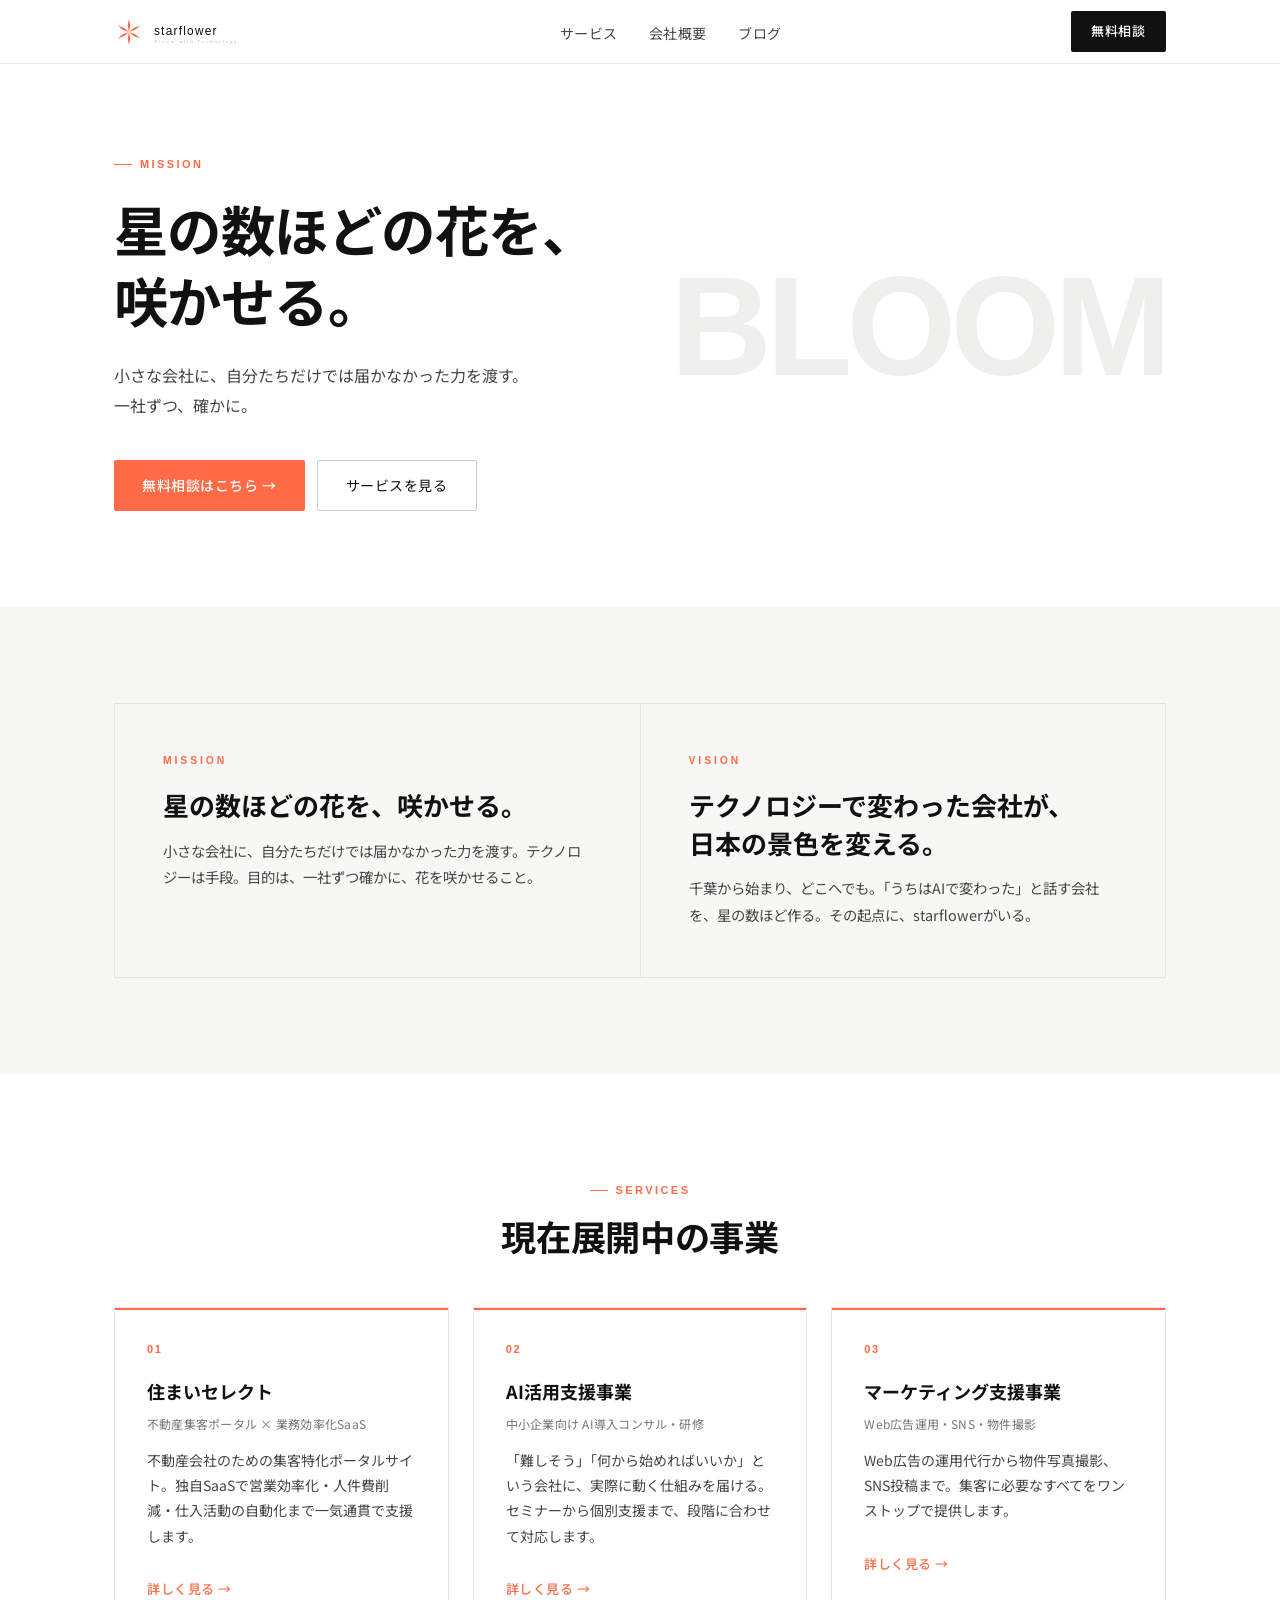
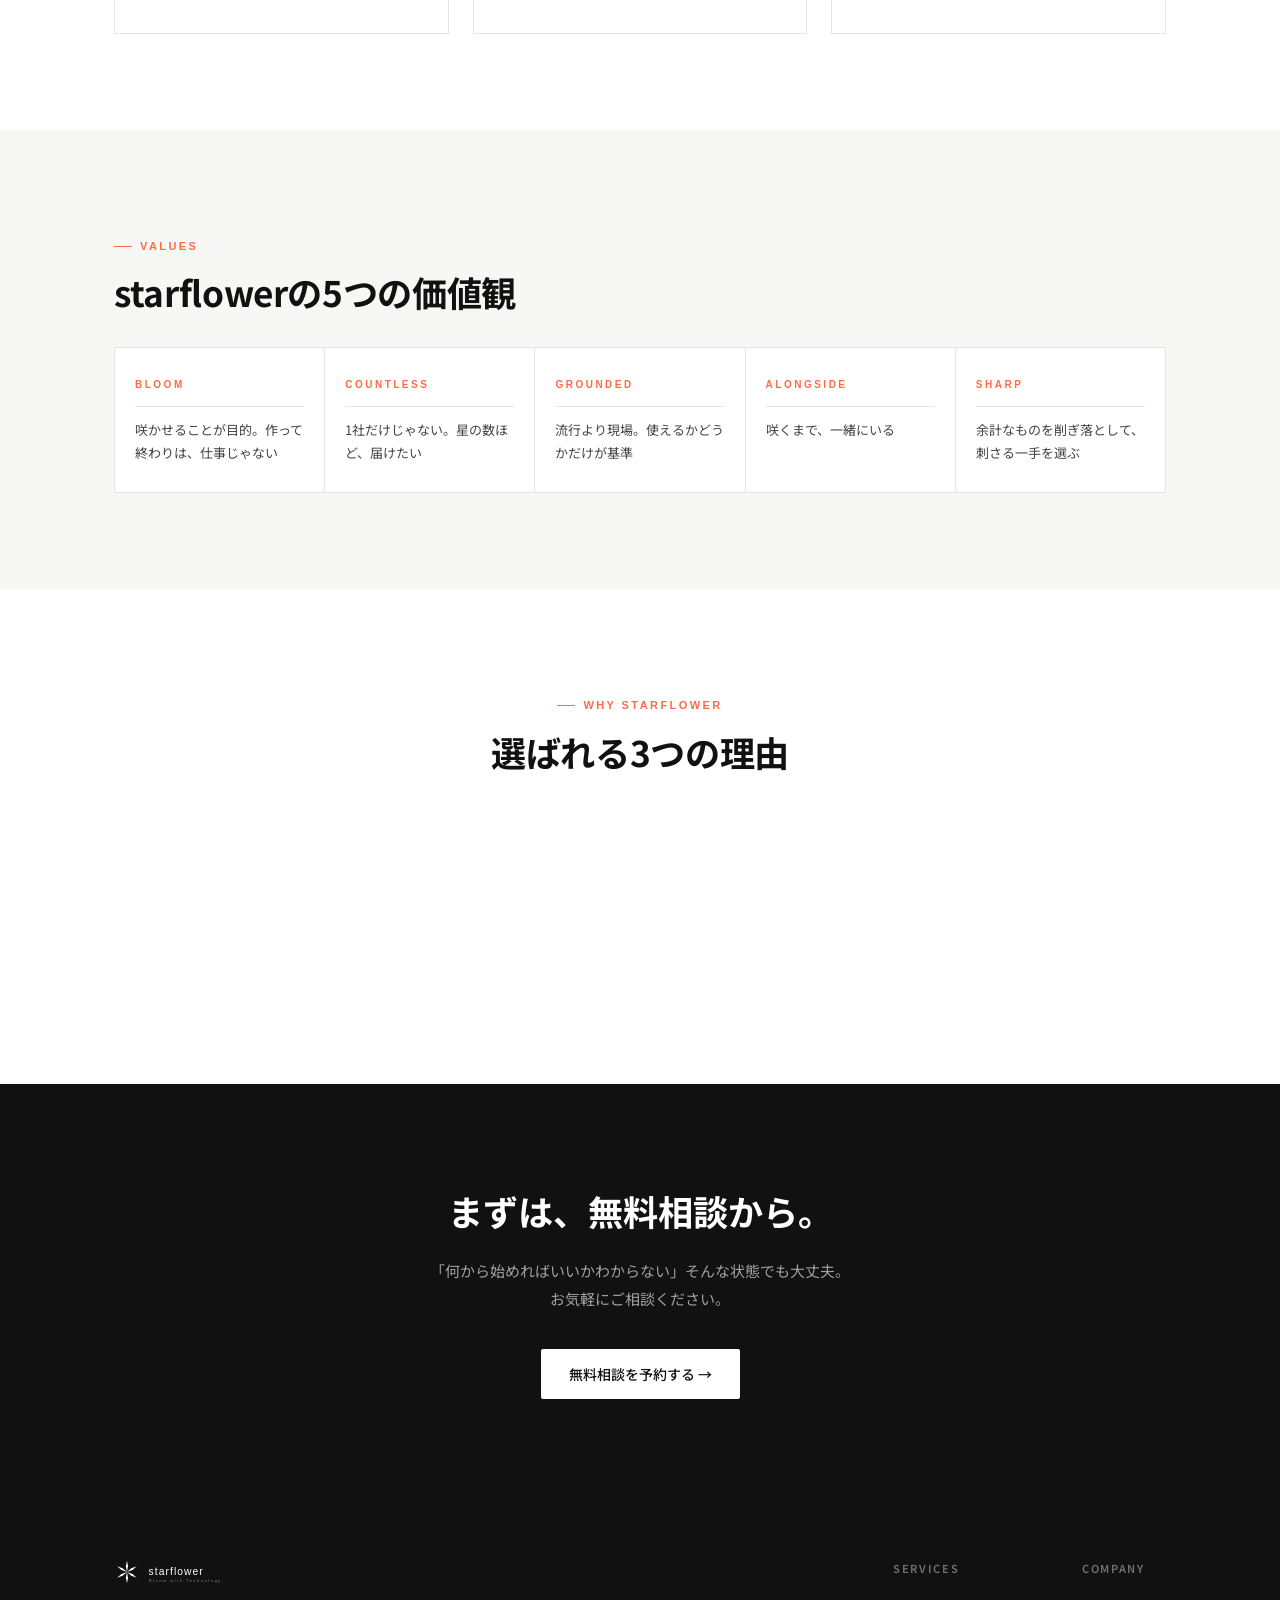
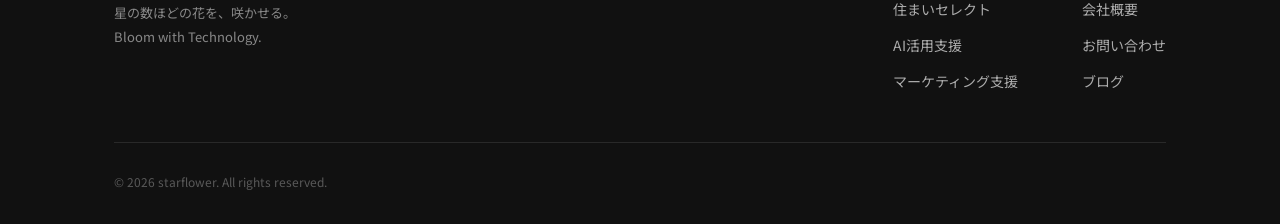
<file: index.html>
<!DOCTYPE html>
<html lang="ja">
<head>
  <meta charset="UTF-8">
  <meta name="viewport" content="width=device-width, initial-scale=1.0">
  <title>starflower | 星の数ほどの花を、咲かせる。</title>
  <meta name="description" content="starflowerは、小さな会社に、自分たちだけでは届かなかった力を渡す。不動産・AI支援・マーケティングを通じ、日本中の企業の花を咲かせます。Bloom with Technology.">
  <link rel="preconnect" href="https://fonts.googleapis.com">
  <link rel="preconnect" href="https://fonts.gstatic.com" crossorigin>
  <link href="https://fonts.googleapis.com/css2?family=Noto+Sans+JP:wght@300;400;500;700&display=swap" rel="stylesheet">
  <link rel="stylesheet" href="css/style.css">
</head>
<body>

  <!-- Header -->
  <header class="header" id="header">
    <div class="container">
      <a href="index.html" class="logo"><img src="logo-full.svg" alt="starflower" height="30"></a>
      <nav class="nav" id="nav">
        <ul>
          <li><a href="services.html">サービス</a></li>
          <li><a href="about.html">会社概要</a></li>
          <li><a href="https://note.com/" target="_blank" rel="noopener">ブログ</a></li>
        </ul>
      </nav>
      <a href="contact.html" class="btn-header">無料相談</a>
      <button class="hamburger" id="hamburger" aria-label="メニュー">
        <span></span><span></span><span></span>
      </button>
    </div>
  </header>

  <!-- Hero -->
  <section class="hero">
    <div class="container">
      <div class="hero-grid">
        <div class="hero-content fade-in">
          <span class="hero-label">MISSION</span>
          <h1 class="hero-heading">星の数ほどの花を、<br>咲かせる。</h1>
          <p class="hero-sub">小さな会社に、自分たちだけでは届かなかった力を渡す。<br>一社ずつ、確かに。</p>
          <div class="hero-actions">
            <a href="contact.html" class="btn-primary">無料相談はこちら →</a>
            <a href="services.html" class="btn-outline">サービスを見る</a>
          </div>
        </div>
        <div class="hero-visual" aria-hidden="true">
          <span class="hero-deco">BLOOM</span>
        </div>
      </div>
    </div>
  </section>

  <!-- Mission / Vision -->
  <section class="section bg-2">
    <div class="container">
      <div class="mv-grid">
        <div class="mv-item fade-in">
          <p class="mv-type">MISSION</p>
          <h2 class="mv-heading">星の数ほどの花を、咲かせる。</h2>
          <p class="mv-body">小さな会社に、自分たちだけでは届かなかった力を渡す。テクノロジーは手段。目的は、一社ずつ確かに、花を咲かせること。</p>
        </div>
        <div class="mv-item fade-in">
          <p class="mv-type">VISION</p>
          <h2 class="mv-heading">テクノロジーで変わった会社が、<br>日本の景色を変える。</h2>
          <p class="mv-body">千葉から始まり、どこへでも。「うちはAIで変わった」と話す会社を、星の数ほど作る。その起点に、starflowerがいる。</p>
        </div>
      </div>
    </div>
  </section>

  <!-- Services -->
  <section class="section">
    <div class="container">
      <div class="sec-header center fade-in">
        <span class="sec-label">SERVICES</span>
        <h2 class="sec-title">現在展開中の事業</h2>
      </div>
      <div class="services-grid">
        <div class="srv-card fade-in">
          <span class="srv-num">01</span>
          <h3 class="srv-title">住まいセレクト</h3>
          <p class="srv-cat">不動産集客ポータル × 業務効率化SaaS</p>
          <p class="srv-desc">不動産会社のための集客特化ポータルサイト。独自SaaSで営業効率化・人件費削減・仕入活動の自動化まで一気通貫で支援します。</p>
          <a href="services.html#sumai" class="srv-link">詳しく見る →</a>
        </div>
        <div class="srv-card fade-in">
          <span class="srv-num">02</span>
          <h3 class="srv-title">AI活用支援事業</h3>
          <p class="srv-cat">中小企業向け AI導入コンサル・研修</p>
          <p class="srv-desc">「難しそう」「何から始めればいいか」という会社に、実際に動く仕組みを届ける。セミナーから個別支援まで、段階に合わせて対応します。</p>
          <a href="services.html#ai" class="srv-link">詳しく見る →</a>
        </div>
        <div class="srv-card fade-in">
          <span class="srv-num">03</span>
          <h3 class="srv-title">マーケティング支援事業</h3>
          <p class="srv-cat">Web広告運用・SNS・物件撮影</p>
          <p class="srv-desc">Web広告の運用代行から物件写真撮影、SNS投稿まで。集客に必要なすべてをワンストップで提供します。</p>
          <a href="services.html#marketing" class="srv-link">詳しく見る →</a>
        </div>
      </div>
    </div>
  </section>

  <!-- Values -->
  <section class="section bg-2">
    <div class="container">
      <div class="sec-header fade-in" style="margin-bottom:32px;">
        <span class="sec-label">VALUES</span>
        <h2 class="sec-title">starflowerの5つの価値観</h2>
      </div>
      <div class="values-row">
        <div class="val-item fade-in">
          <span class="val-en">BLOOM</span>
          <p class="val-ja">咲かせることが目的。作って終わりは、仕事じゃない</p>
        </div>
        <div class="val-item fade-in">
          <span class="val-en">COUNTLESS</span>
          <p class="val-ja">1社だけじゃない。星の数ほど、届けたい</p>
        </div>
        <div class="val-item fade-in">
          <span class="val-en">GROUNDED</span>
          <p class="val-ja">流行より現場。使えるかどうかだけが基準</p>
        </div>
        <div class="val-item fade-in">
          <span class="val-en">ALONGSIDE</span>
          <p class="val-ja">咲くまで、一緒にいる</p>
        </div>
        <div class="val-item fade-in">
          <span class="val-en">SHARP</span>
          <p class="val-ja">余計なものを削ぎ落として、刺さる一手を選ぶ</p>
        </div>
      </div>
    </div>
  </section>

  <!-- Why -->
  <section class="section">
    <div class="container">
      <div class="sec-header center fade-in">
        <span class="sec-label">WHY STARFLOWER</span>
        <h2 class="sec-title">選ばれる3つの理由</h2>
      </div>
      <div class="why-grid">
        <div class="why-item fade-in">
          <div class="why-num">01</div>
          <h3 class="why-title">実践的な伴走支援</h3>
          <p class="why-body">提案だけで終わらない。現場に入り込み、実際に動かし、成果が出るまでともに走るパートナーです。</p>
        </div>
        <div class="why-item fade-in">
          <div class="why-num">02</div>
          <h3 class="why-title">業種・エリアを選ばない</h3>
          <p class="why-body">千葉から始まり、どこへでも。不動産だけでなく、あらゆる業種の中小企業にテクノロジーを届けます。</p>
        </div>
        <div class="why-item fade-in">
          <div class="why-num">03</div>
          <h3 class="why-title">成果にこだわる</h3>
          <p class="why-body">中小企業・個人事業主に合わせた柔軟なプランで、無駄なく成果に直結する支援を提供します。</p>
        </div>
      </div>
    </div>
  </section>

  <!-- CTA -->
  <section class="cta-sec fade-in">
    <div class="container">
      <h2>まずは、無料相談から。</h2>
      <p>「何から始めればいいかわからない」そんな状態でも大丈夫。<br>お気軽にご相談ください。</p>
      <a href="contact.html" class="btn-white">無料相談を予約する →</a>
    </div>
  </section>

  <!-- Footer -->
  <footer class="footer">
    <div class="container">
      <div class="footer-top">
        <div class="footer-brand">
          <img src="logo-white.svg" alt="starflower" height="26">
          <p>星の数ほどの花を、咲かせる。<br>Bloom with Technology.</p>
        </div>
        <div class="footer-nav">
          <div>
            <h4>Services</h4>
            <ul>
              <li><a href="services.html#sumai">住まいセレクト</a></li>
              <li><a href="services.html#ai">AI活用支援</a></li>
              <li><a href="services.html#marketing">マーケティング支援</a></li>
            </ul>
          </div>
          <div>
            <h4>Company</h4>
            <ul>
              <li><a href="about.html">会社概要</a></li>
              <li><a href="contact.html">お問い合わせ</a></li>
              <li><a href="https://note.com/" target="_blank" rel="noopener">ブログ</a></li>
            </ul>
          </div>
        </div>
      </div>
      <div class="footer-bottom">
        <p>&copy; 2026 starflower. All rights reserved.</p>
      </div>
    </div>
  </footer>

  <script src="js/main.js"></script>
</body>
</html>
</file>
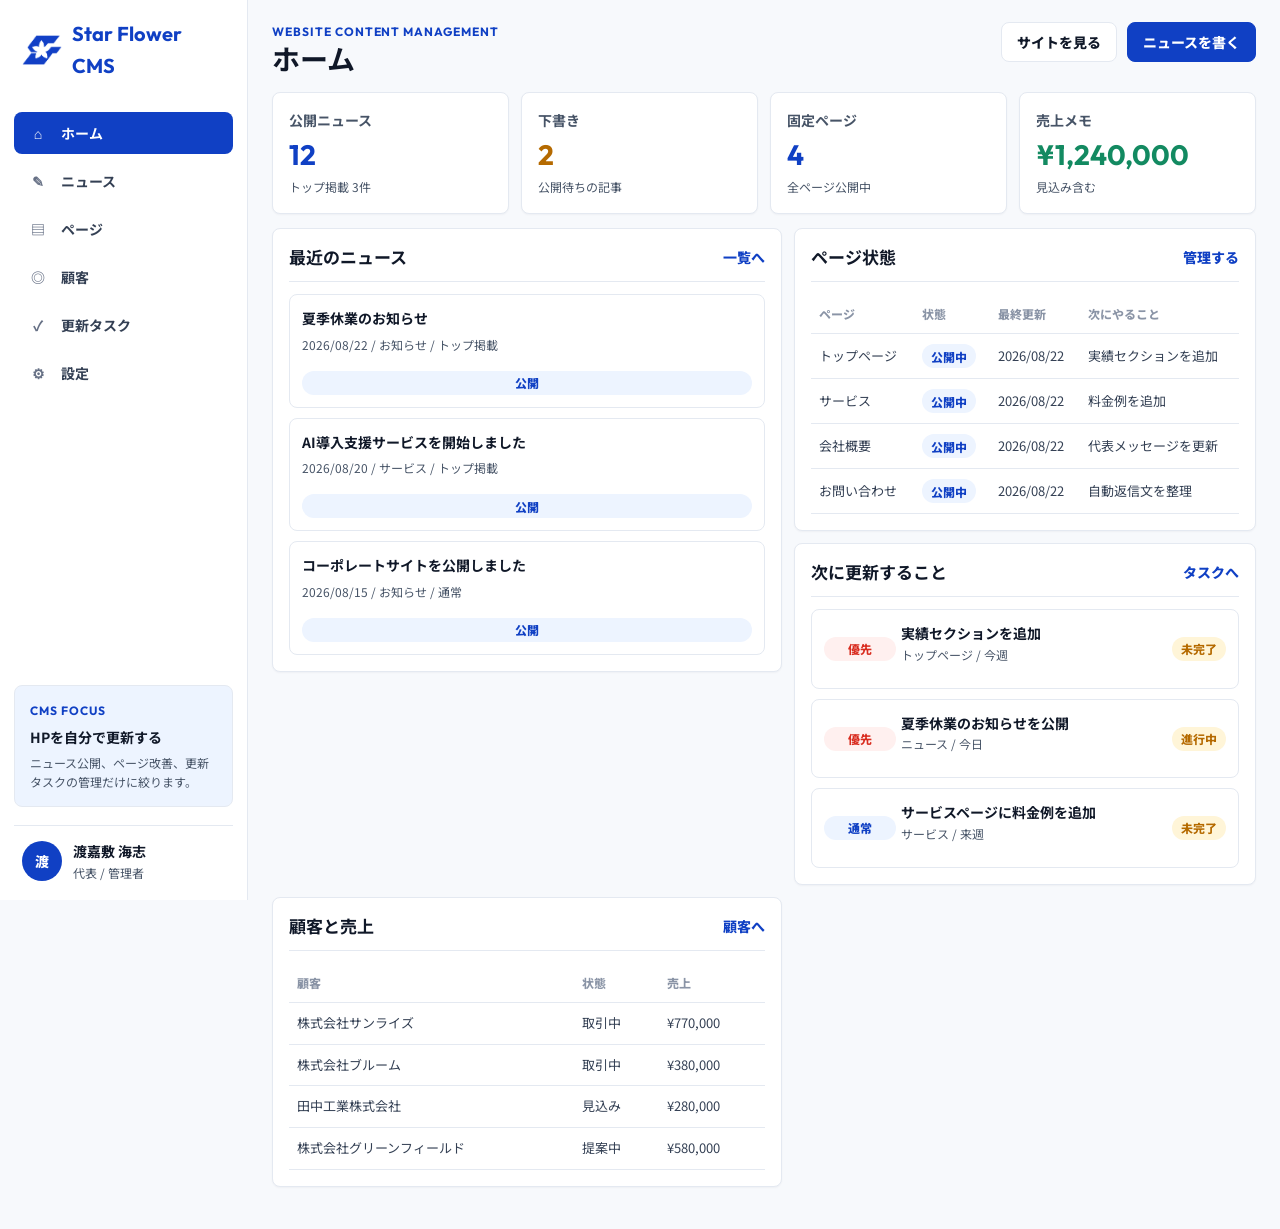
<file: os/index.html>
<!DOCTYPE html>
<html lang="ja">
<head>
  <meta charset="UTF-8">
  <meta name="viewport" content="width=device-width, initial-scale=1.0">
  <title>Star Flower CMS</title>
  <meta name="description" content="Star FlowerのHPニュース、固定ページ、更新タスクを管理するCMS。">
  <link rel="preconnect" href="https://fonts.googleapis.com">
  <link rel="preconnect" href="https://fonts.gstatic.com" crossorigin>
  <link href="https://fonts.googleapis.com/css2?family=Noto+Sans+JP:wght@400;500;600;700&family=Outfit:wght@500;600;700&display=swap" rel="stylesheet">
  <link rel="stylesheet" href="os.css">
</head>
<body>
  <div class="app-shell">
    <aside class="sidebar" aria-label="メインナビゲーション">
      <a class="brand" href="./" aria-label="Star Flower CMS home">
        <img src="../assets/starflower-logo-blue.png" alt="">
        <span>Star Flower CMS</span>
      </a>
      <nav class="nav-list">
        <button class="nav-item active" data-view="home"><span>⌂</span>ホーム</button>
        <button class="nav-item" data-view="news"><span>✎</span>ニュース</button>
        <button class="nav-item" data-view="pages"><span>▤</span>ページ</button>
        <button class="nav-item" data-view="customers"><span>◎</span>顧客</button>
        <button class="nav-item" data-view="tasks"><span>✓</span>更新タスク</button>
        <button class="nav-item" data-view="settings"><span>⚙</span>設定</button>
      </nav>
      <div class="sidebar-card">
        <p class="small-label">CMS Focus</p>
        <strong>HPを自分で更新する</strong>
        <span>ニュース公開、ページ改善、更新タスクの管理だけに絞ります。</span>
      </div>
      <div class="account-mini">
        <div class="avatar">渡</div>
        <div><strong>渡嘉敷 海志</strong><span>代表 / 管理者</span></div>
      </div>
    </aside>

    <main class="main">
      <header class="topbar">
        <div>
          <p class="small-label">Website Content Management</p>
          <h1 id="viewTitle">ホーム</h1>
        </div>
        <div class="topbar-actions">
          <button class="ghost-btn" id="sitePreviewBtn">サイトを見る</button>
          <button class="primary-btn" data-jump="news">ニュースを書く</button>
        </div>
      </header>

      <section class="view active" id="home">
        <div class="summary-grid">
          <article class="summary-card"><p>公開ニュース</p><strong>12</strong><small>トップ掲載 3件</small></article>
          <article class="summary-card warning"><p>下書き</p><strong>2</strong><small>公開待ちの記事</small></article>
          <article class="summary-card"><p>固定ページ</p><strong>4</strong><small>全ページ公開中</small></article>
          <article class="summary-card accent"><p>売上メモ</p><strong>¥1,240,000</strong><small>見込み含む</small></article>
        </div>

        <div class="home-layout">
          <section class="panel">
            <div class="panel-head"><h2>最近のニュース</h2><button class="text-btn" data-jump="news">一覧へ</button></div>
            <div id="recentNews" class="news-list"></div>
          </section>
          <section class="panel">
            <div class="panel-head"><h2>ページ状態</h2><button class="text-btn" data-jump="pages">管理する</button></div>
            <div class="table-wrap"><table id="pageSummary"></table></div>
          </section>
          <section class="panel">
            <div class="panel-head"><h2>次に更新すること</h2><button class="text-btn" data-jump="tasks">タスクへ</button></div>
            <div id="homeTasks" class="task-list"></div>
          </section>
          <section class="panel">
            <div class="panel-head"><h2>顧客と売上</h2><button class="text-btn" data-jump="customers">顧客へ</button></div>
            <div class="table-wrap"><table id="customerSummary"></table></div>
          </section>
        </div>
      </section>

      <section class="view" id="news">
        <div class="section-toolbar">
          <div><h2>ニュース</h2><p>HPのお知らせを作成・編集し、トップページ掲載を切り替えます。</p></div>
          <button class="primary-btn">新規ニュース</button>
        </div>
        <div class="news-layout">
          <section class="panel editor-panel">
            <h2>ニュース編集</h2>
            <div class="form-grid single">
              <label>タイトル<input type="text" value="夏季休業のお知らせ"></label>
              <label>公開日<input type="date" value="2026-08-22"></label>
              <label>カテゴリ<select><option>お知らせ</option><option>サービス</option><option>実績</option></select></label>
              <label>状態<select><option>公開</option><option>下書き</option></select></label>
              <label>トップページ掲載<select><option>掲載する</option><option>掲載しない</option></select></label>
              <label>本文<textarea>平素よりStar Flowerをご利用いただきありがとうございます。夏季休業期間についてお知らせいたします。</textarea></label>
            </div>
            <div class="button-row"><button class="ghost-btn">下書き保存</button><button class="primary-btn">公開する</button></div>
          </section>
          <section class="panel">
            <div class="panel-head"><h2>ニュース一覧</h2><button class="text-btn">公開ページを見る</button></div>
            <div id="newsList" class="news-list"></div>
          </section>
        </div>
      </section>

      <section class="view" id="pages">
        <div class="section-toolbar">
          <div><h2>ページ</h2><p>トップ、サービス、会社概要、お問い合わせの状態と更新メモを管理します。</p></div>
          <button class="primary-btn">更新メモを追加</button>
        </div>
        <div class="page-grid" id="pageCards"></div>
      </section>

      <section class="view" id="customers">
        <div class="section-toolbar">
          <div><h2>顧客</h2><p>請求機能ではなく、売上見込み・関係性・次回フォローを見るための軽い台帳です。</p></div>
          <button class="primary-btn">顧客を追加</button>
        </div>
        <div class="customer-layout">
          <section class="panel">
            <div class="panel-head"><h2>顧客一覧</h2><button class="text-btn">CSV出力</button></div>
            <div class="table-wrap"><table id="customerTable"></table></div>
          </section>
          <section class="panel">
            <div class="panel-head"><h2>売上サマリー</h2><button class="text-btn">今月を見る</button></div>
            <div id="salesSummary" class="sales-grid"></div>
          </section>
        </div>
      </section>

      <section class="view" id="tasks">
        <div class="section-toolbar">
          <div><h2>更新タスク</h2><p>HP改善のToDoを優先度と期限で管理します。</p></div>
          <button class="primary-btn">タスクを追加</button>
        </div>
        <section class="panel">
          <div class="table-wrap"><table id="taskTable"></table></div>
        </section>
      </section>

      <section class="view" id="settings">
        <div class="section-toolbar">
          <div><h2>設定</h2><p>サイト基本情報、OGP、問い合わせ先、Search Consoleなど。</p></div>
        </div>
        <div class="settings-grid">
          <article class="panel"><h2>サイト基本情報</h2><p>サイト名、説明文、会社情報、問い合わせ先メールを管理。</p></article>
          <article class="panel"><h2>SEO / OGP</h2><p>トップページのタイトル、説明文、OGP画像、SNS表示を管理。</p></article>
          <article class="panel"><h2>公開設定</h2><p>Cloudflare Pages、Access保護、Google Search Console連携。</p></article>
        </div>
      </section>
    </main>
  </div>
  <div class="toast" id="toast" role="status" aria-live="polite"></div>
  <script src="os.js"></script>
</body>
</html>
</file>
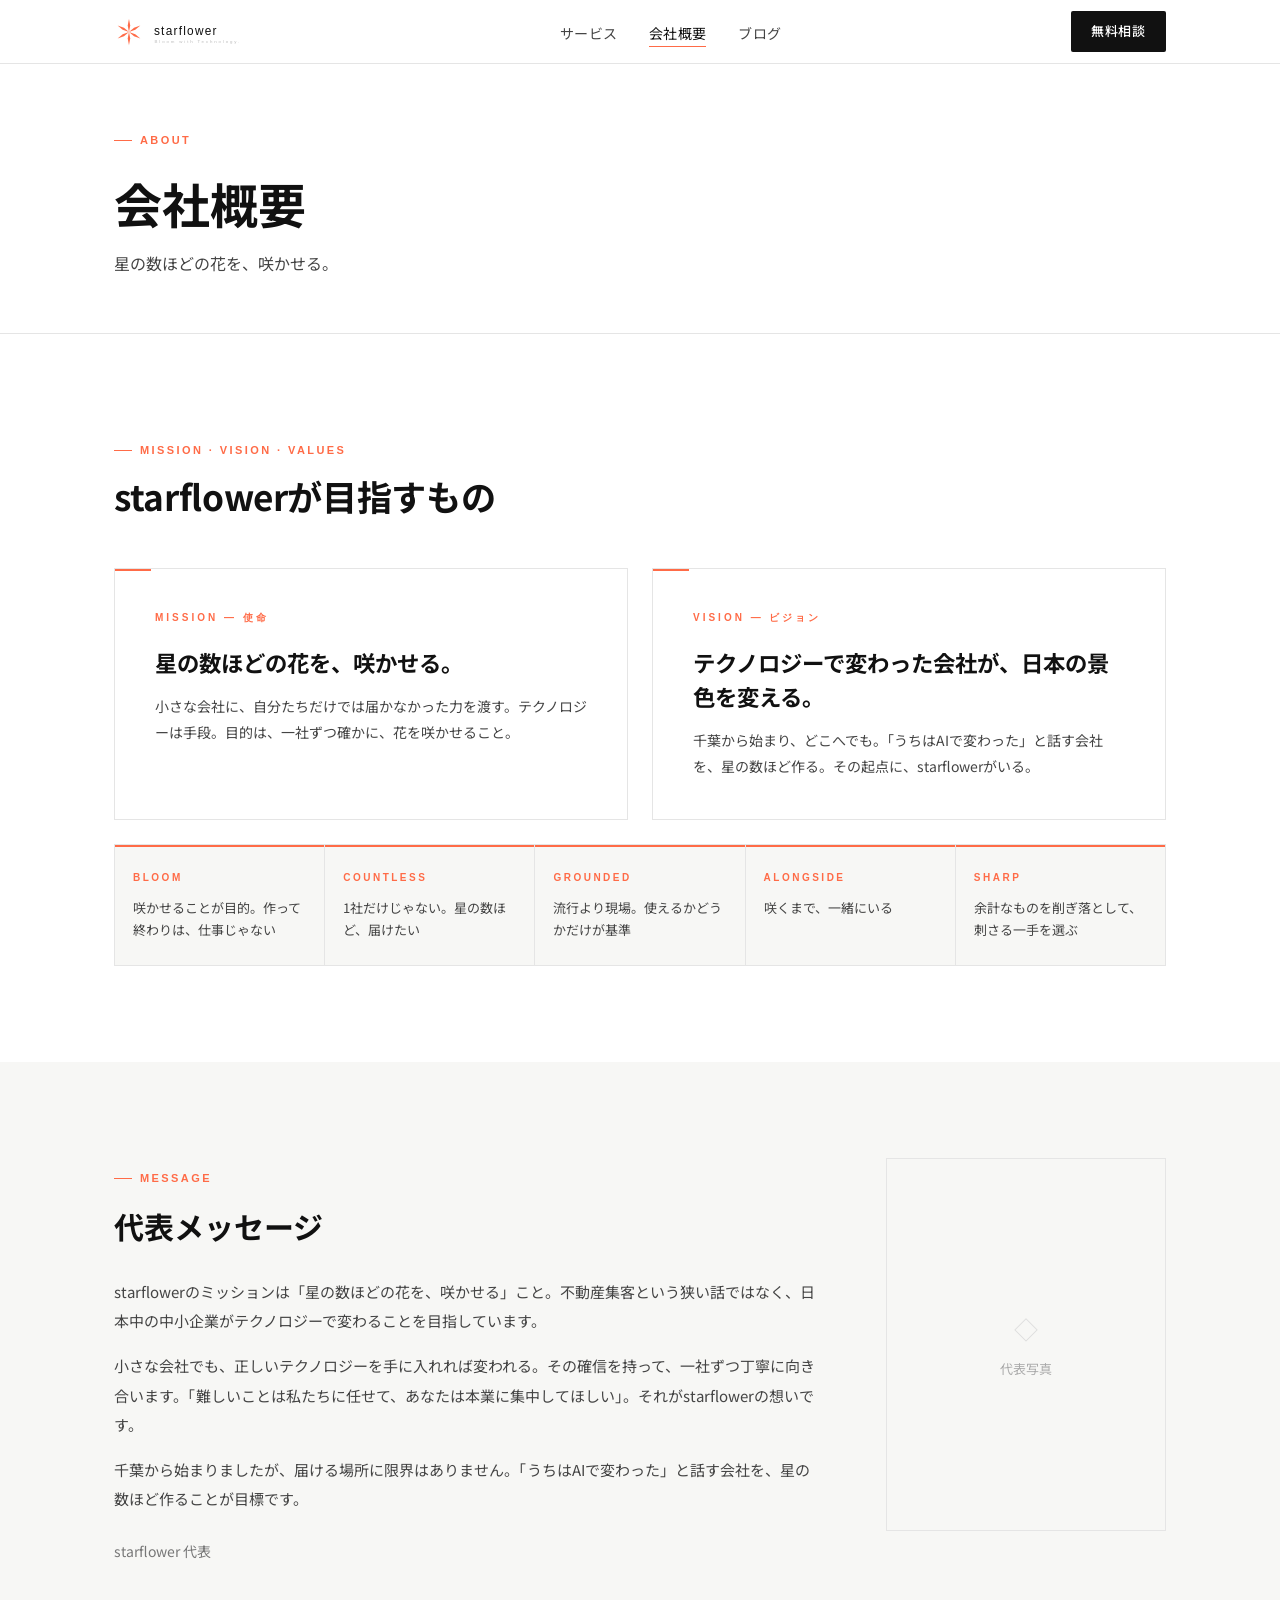
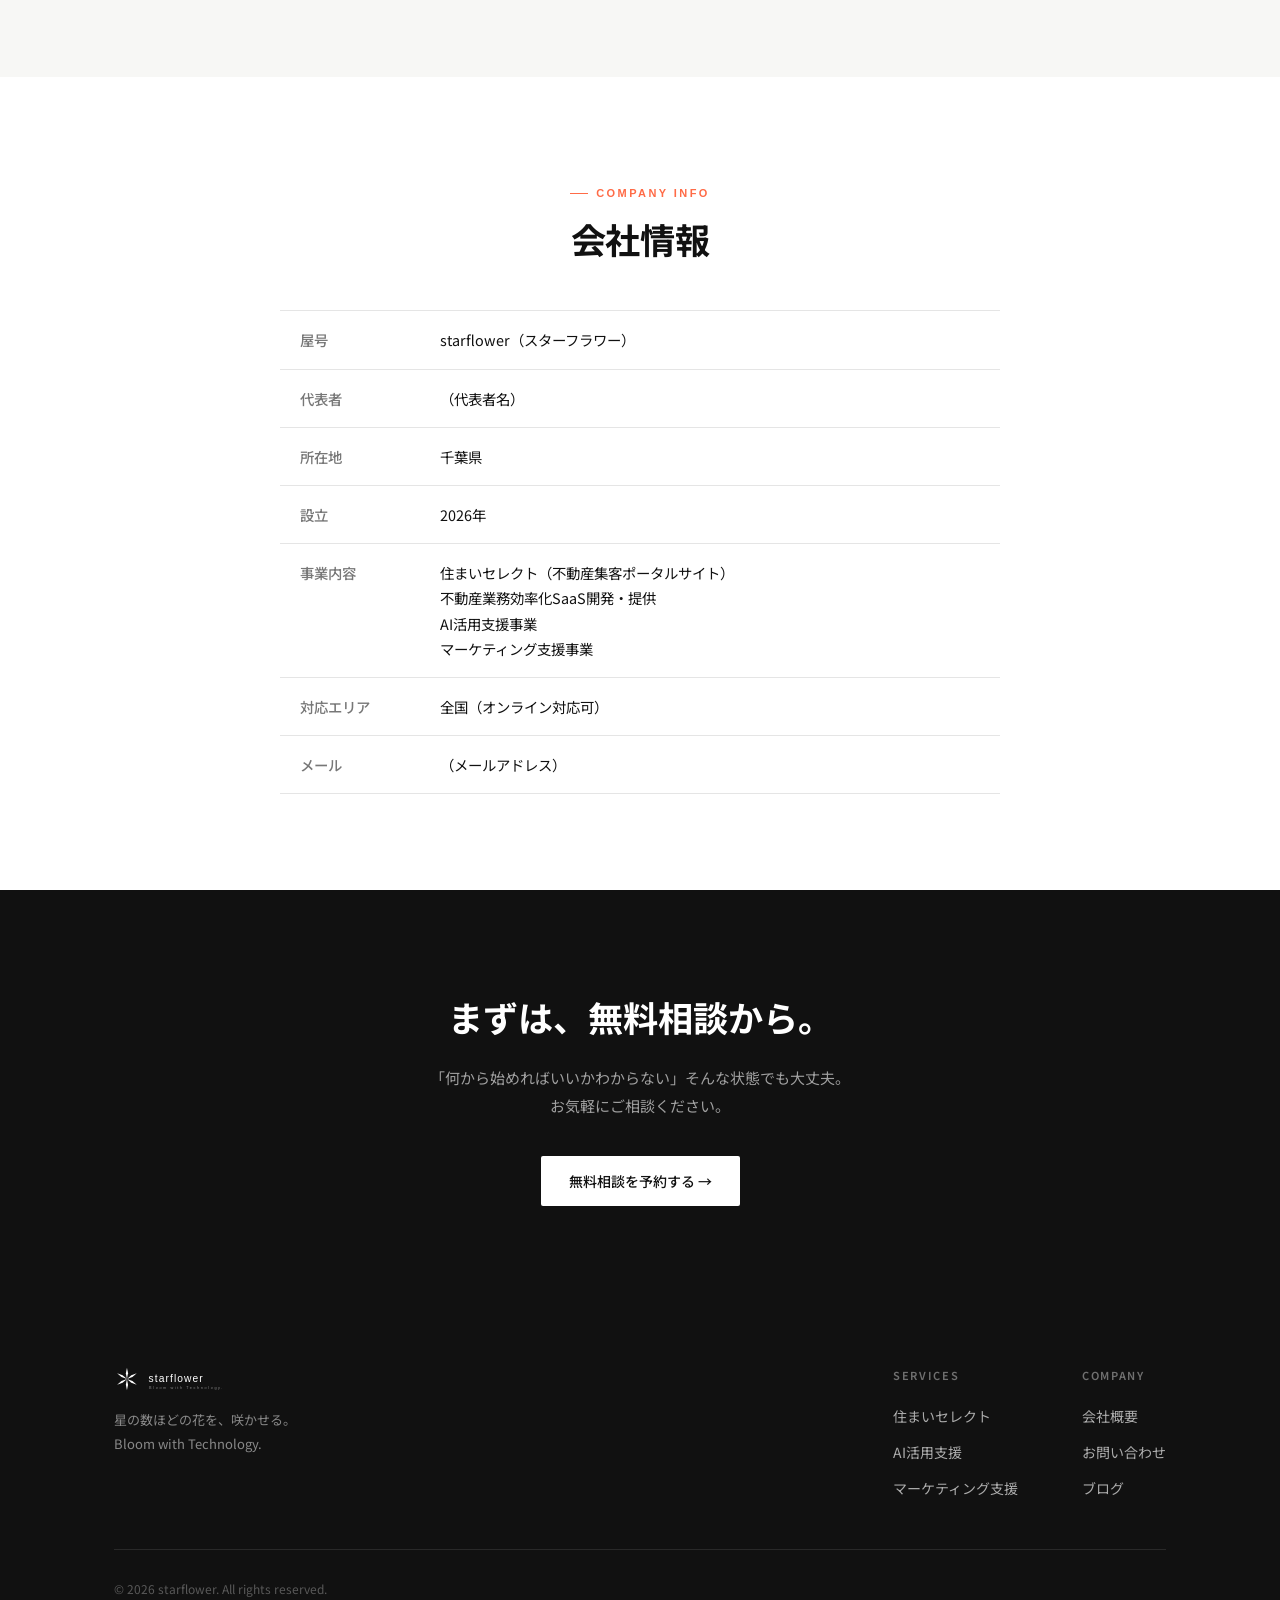
<file: about.html>
<!DOCTYPE html>
<html lang="ja">
<head>
  <meta charset="UTF-8">
  <meta name="viewport" content="width=device-width, initial-scale=1.0">
  <title>会社概要 | starflower</title>
  <meta name="description" content="starflowerの会社概要。ミッション「星の数ほどの花を、咲かせる。」のもと、不動産・AI支援・マーケティングを通じ日本中の企業をテクノロジーで変えていきます。">
  <link rel="preconnect" href="https://fonts.googleapis.com">
  <link rel="preconnect" href="https://fonts.gstatic.com" crossorigin>
  <link href="https://fonts.googleapis.com/css2?family=Noto+Sans+JP:wght@300;400;500;700&display=swap" rel="stylesheet">
  <link rel="stylesheet" href="css/style.css">
</head>
<body>

  <!-- Header -->
  <header class="header" id="header">
    <div class="container">
      <a href="index.html" class="logo"><img src="logo-full.svg" alt="starflower" height="30"></a>
      <nav class="nav" id="nav">
        <ul>
          <li><a href="services.html">サービス</a></li>
          <li><a href="about.html" class="active">会社概要</a></li>
          <li><a href="https://note.com/" target="_blank" rel="noopener">ブログ</a></li>
        </ul>
      </nav>
      <a href="contact.html" class="btn-header">無料相談</a>
      <button class="hamburger" id="hamburger" aria-label="メニュー">
        <span></span><span></span><span></span>
      </button>
    </div>
  </header>

  <!-- Page Hero -->
  <section class="page-hero">
    <div class="container">
      <span class="sec-label">ABOUT</span>
      <h1>会社概要</h1>
      <p>星の数ほどの花を、咲かせる。</p>
    </div>
  </section>

  <!-- Mission / Vision / Values -->
  <section class="section">
    <div class="container">
      <div class="sec-header fade-in">
        <span class="sec-label">MISSION · VISION · VALUES</span>
        <h2 class="sec-title">starflowerが目指すもの</h2>
      </div>

      <div class="mvv-grid">
        <div class="mvv-box fade-in">
          <p class="mvv-type">MISSION — 使命</p>
          <h3 class="mvv-h">星の数ほどの花を、咲かせる。</h3>
          <p class="mvv-p">小さな会社に、自分たちだけでは届かなかった力を渡す。テクノロジーは手段。目的は、一社ずつ確かに、花を咲かせること。</p>
        </div>
        <div class="mvv-box fade-in">
          <p class="mvv-type">VISION — ビジョン</p>
          <h3 class="mvv-h">テクノロジーで変わった会社が、日本の景色を変える。</h3>
          <p class="mvv-p">千葉から始まり、どこへでも。「うちはAIで変わった」と話す会社を、星の数ほど作る。その起点に、starflowerがいる。</p>
        </div>
      </div>

      <div class="values-full fade-in">
        <div class="vf-item">
          <span class="vf-en">BLOOM</span>
          <p class="vf-ja">咲かせることが目的。作って終わりは、仕事じゃない</p>
        </div>
        <div class="vf-item">
          <span class="vf-en">COUNTLESS</span>
          <p class="vf-ja">1社だけじゃない。星の数ほど、届けたい</p>
        </div>
        <div class="vf-item">
          <span class="vf-en">GROUNDED</span>
          <p class="vf-ja">流行より現場。使えるかどうかだけが基準</p>
        </div>
        <div class="vf-item">
          <span class="vf-en">ALONGSIDE</span>
          <p class="vf-ja">咲くまで、一緒にいる</p>
        </div>
        <div class="vf-item">
          <span class="vf-en">SHARP</span>
          <p class="vf-ja">余計なものを削ぎ落として、刺さる一手を選ぶ</p>
        </div>
      </div>
    </div>
  </section>

  <!-- Message -->
  <section class="section bg-2">
    <div class="container">
      <div class="message-grid fade-in">
        <div class="message-text">
          <span class="sec-label">MESSAGE</span>
          <h2>代表メッセージ</h2>
          <p>starflowerのミッションは「星の数ほどの花を、咲かせる」こと。不動産集客という狭い話ではなく、日本中の中小企業がテクノロジーで変わることを目指しています。</p>
          <p>小さな会社でも、正しいテクノロジーを手に入れれば変われる。その確信を持って、一社ずつ丁寧に向き合います。「難しいことは私たちに任せて、あなたは本業に集中してほしい」。それがstarflowerの想いです。</p>
          <p>千葉から始まりましたが、届ける場所に限界はありません。「うちはAIで変わった」と話す会社を、星の数ほど作ることが目標です。</p>
          <p class="message-sign">starflower 代表</p>
        </div>
        <div class="photo-box">
          <span style="font-size:1.5rem; color: #DDDDDD;">◇</span>
          <span>代表写真</span>
        </div>
      </div>
    </div>
  </section>

  <!-- Company Info -->
  <section class="section">
    <div class="container">
      <div class="sec-header center fade-in">
        <span class="sec-label">COMPANY INFO</span>
        <h2 class="sec-title">会社情報</h2>
      </div>
      <div class="company-table fade-in">
        <table>
          <tbody>
            <tr>
              <th>屋号</th>
              <td>starflower（スターフラワー）</td>
            </tr>
            <tr>
              <th>代表者</th>
              <td>（代表者名）</td>
            </tr>
            <tr>
              <th>所在地</th>
              <td>千葉県</td>
            </tr>
            <tr>
              <th>設立</th>
              <td>2026年</td>
            </tr>
            <tr>
              <th>事業内容</th>
              <td>
                住まいセレクト（不動産集客ポータルサイト）<br>
                不動産業務効率化SaaS開発・提供<br>
                AI活用支援事業<br>
                マーケティング支援事業
              </td>
            </tr>
            <tr>
              <th>対応エリア</th>
              <td>全国（オンライン対応可）</td>
            </tr>
            <tr>
              <th>メール</th>
              <td>（メールアドレス）</td>
            </tr>
          </tbody>
        </table>
      </div>
    </div>
  </section>

  <!-- CTA -->
  <section class="cta-sec fade-in">
    <div class="container">
      <h2>まずは、無料相談から。</h2>
      <p>「何から始めればいいかわからない」そんな状態でも大丈夫。<br>お気軽にご相談ください。</p>
      <a href="contact.html" class="btn-white">無料相談を予約する →</a>
    </div>
  </section>

  <!-- Footer -->
  <footer class="footer">
    <div class="container">
      <div class="footer-top">
        <div class="footer-brand">
          <img src="logo-white.svg" alt="starflower" height="26">
          <p>星の数ほどの花を、咲かせる。<br>Bloom with Technology.</p>
        </div>
        <div class="footer-nav">
          <div>
            <h4>Services</h4>
            <ul>
              <li><a href="services.html#sumai">住まいセレクト</a></li>
              <li><a href="services.html#ai">AI活用支援</a></li>
              <li><a href="services.html#marketing">マーケティング支援</a></li>
            </ul>
          </div>
          <div>
            <h4>Company</h4>
            <ul>
              <li><a href="about.html">会社概要</a></li>
              <li><a href="contact.html">お問い合わせ</a></li>
              <li><a href="https://note.com/" target="_blank" rel="noopener">ブログ</a></li>
            </ul>
          </div>
        </div>
      </div>
      <div class="footer-bottom">
        <p>&copy; 2026 starflower. All rights reserved.</p>
      </div>
    </div>
  </footer>

  <script src="js/main.js"></script>
</body>
</html>
</file>
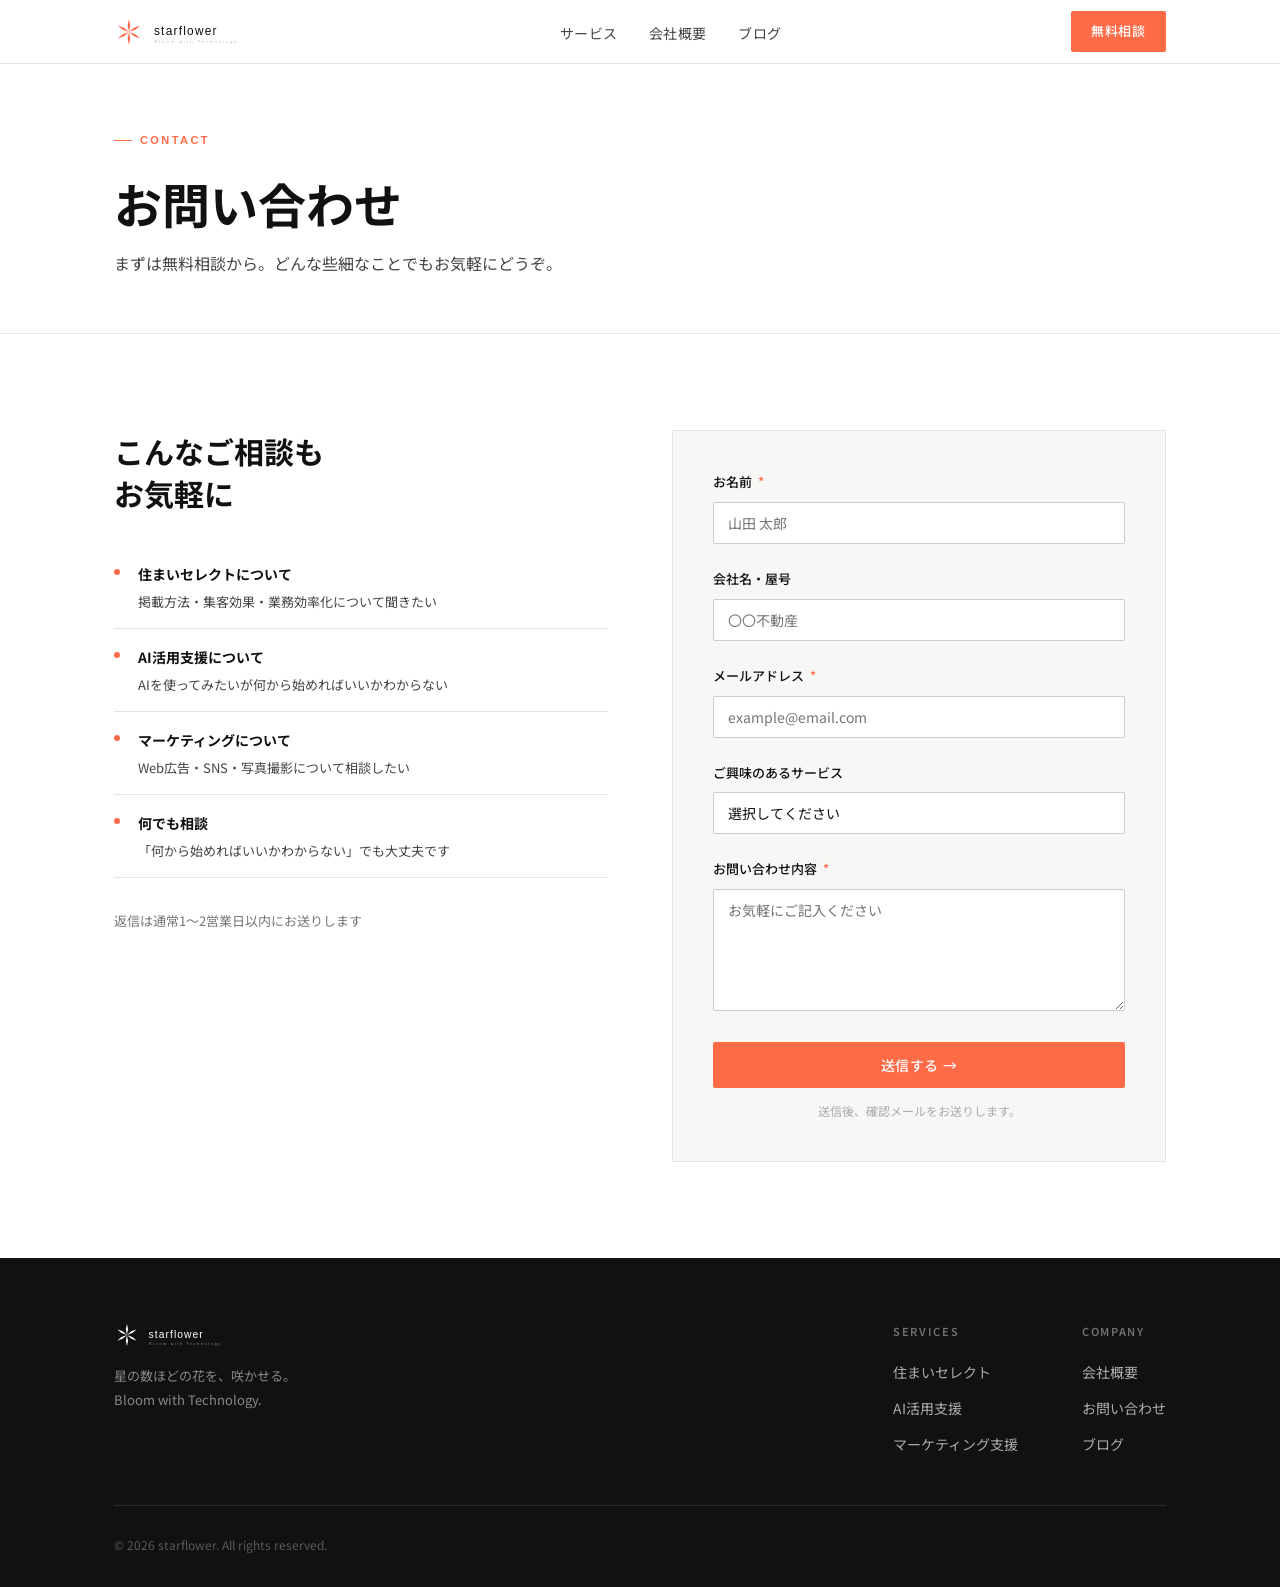
<file: contact.html>
<!DOCTYPE html>
<html lang="ja">
<head>
  <meta charset="UTF-8">
  <meta name="viewport" content="width=device-width, initial-scale=1.0">
  <title>お問い合わせ | starflower</title>
  <meta name="description" content="starflowerへのお問い合わせ・無料相談はこちらから。住まいセレクト・AI活用支援・マーケティング支援についてお気軽にご相談ください。">
  <link rel="preconnect" href="https://fonts.googleapis.com">
  <link rel="preconnect" href="https://fonts.gstatic.com" crossorigin>
  <link href="https://fonts.googleapis.com/css2?family=Noto+Sans+JP:wght@300;400;500;700&display=swap" rel="stylesheet">
  <link rel="stylesheet" href="css/style.css">
</head>
<body>

  <!-- Header -->
  <header class="header" id="header">
    <div class="container">
      <a href="index.html" class="logo"><img src="logo-full.svg" alt="starflower" height="30"></a>
      <nav class="nav" id="nav">
        <ul>
          <li><a href="services.html">サービス</a></li>
          <li><a href="about.html">会社概要</a></li>
          <li><a href="https://note.com/" target="_blank" rel="noopener">ブログ</a></li>
        </ul>
      </nav>
      <a href="contact.html" class="btn-header" style="background:#FF6B47;">無料相談</a>
      <button class="hamburger" id="hamburger" aria-label="メニュー">
        <span></span><span></span><span></span>
      </button>
    </div>
  </header>

  <!-- Page Hero -->
  <section class="page-hero">
    <div class="container">
      <span class="sec-label">CONTACT</span>
      <h1>お問い合わせ</h1>
      <p>まずは無料相談から。どんな些細なことでもお気軽にどうぞ。</p>
    </div>
  </section>

  <!-- Contact Section -->
  <section class="section">
    <div class="container">
      <div class="contact-grid">

        <!-- Info -->
        <div class="fade-in">
          <h2 class="contact-title">こんなご相談も<br>お気軽に</h2>
          <div class="contact-items">
            <div class="contact-item">
              <span class="contact-dot"></span>
              <div>
                <h4>住まいセレクトについて</h4>
                <p>掲載方法・集客効果・業務効率化について聞きたい</p>
              </div>
            </div>
            <div class="contact-item">
              <span class="contact-dot"></span>
              <div>
                <h4>AI活用支援について</h4>
                <p>AIを使ってみたいが何から始めればいいかわからない</p>
              </div>
            </div>
            <div class="contact-item">
              <span class="contact-dot"></span>
              <div>
                <h4>マーケティングについて</h4>
                <p>Web広告・SNS・写真撮影について相談したい</p>
              </div>
            </div>
            <div class="contact-item">
              <span class="contact-dot"></span>
              <div>
                <h4>何でも相談</h4>
                <p>「何から始めればいいかわからない」でも大丈夫です</p>
              </div>
            </div>
          </div>
          <p class="contact-note">返信は通常1〜2営業日以内にお送りします</p>
        </div>

        <!-- Form -->
        <div class="contact-form-wrap fade-in">
          <!-- Formspree を使用（無料・月50件まで） -->
          <!-- https://formspree.io でアカウント作成後、YOUR_FORM_ID を置き換えてください -->
          <form class="contact-form" action="https://formspree.io/f/YOUR_FORM_ID" method="POST">
            <div class="form-group">
              <label for="name">お名前 <span class="required">*</span></label>
              <input type="text" id="name" name="name" placeholder="山田 太郎" required>
            </div>
            <div class="form-group">
              <label for="company">会社名・屋号</label>
              <input type="text" id="company" name="company" placeholder="〇〇不動産">
            </div>
            <div class="form-group">
              <label for="email">メールアドレス <span class="required">*</span></label>
              <input type="email" id="email" name="email" placeholder="example@email.com" required>
            </div>
            <div class="form-group">
              <label for="service">ご興味のあるサービス</label>
              <select id="service" name="service">
                <option value="">選択してください</option>
                <option value="sumai">住まいセレクト</option>
                <option value="ai">AI活用支援</option>
                <option value="marketing">マーケティング支援</option>
                <option value="multiple">複数のサービス</option>
                <option value="undecided">まだ決まっていない</option>
              </select>
            </div>
            <div class="form-group">
              <label for="message">お問い合わせ内容 <span class="required">*</span></label>
              <textarea id="message" name="message" rows="5" placeholder="お気軽にご記入ください" required></textarea>
            </div>
            <button type="submit" class="btn-primary btn-full">送信する →</button>
            <p class="form-note">送信後、確認メールをお送りします。</p>
          </form>
        </div>

      </div>
    </div>
  </section>

  <!-- Footer -->
  <footer class="footer">
    <div class="container">
      <div class="footer-top">
        <div class="footer-brand">
          <img src="logo-white.svg" alt="starflower" height="26">
          <p>星の数ほどの花を、咲かせる。<br>Bloom with Technology.</p>
        </div>
        <div class="footer-nav">
          <div>
            <h4>Services</h4>
            <ul>
              <li><a href="services.html#sumai">住まいセレクト</a></li>
              <li><a href="services.html#ai">AI活用支援</a></li>
              <li><a href="services.html#marketing">マーケティング支援</a></li>
            </ul>
          </div>
          <div>
            <h4>Company</h4>
            <ul>
              <li><a href="about.html">会社概要</a></li>
              <li><a href="contact.html">お問い合わせ</a></li>
              <li><a href="https://note.com/" target="_blank" rel="noopener">ブログ</a></li>
            </ul>
          </div>
        </div>
      </div>
      <div class="footer-bottom">
        <p>&copy; 2026 starflower. All rights reserved.</p>
      </div>
    </div>
  </footer>

  <script src="js/main.js"></script>
</body>
</html>
</file>
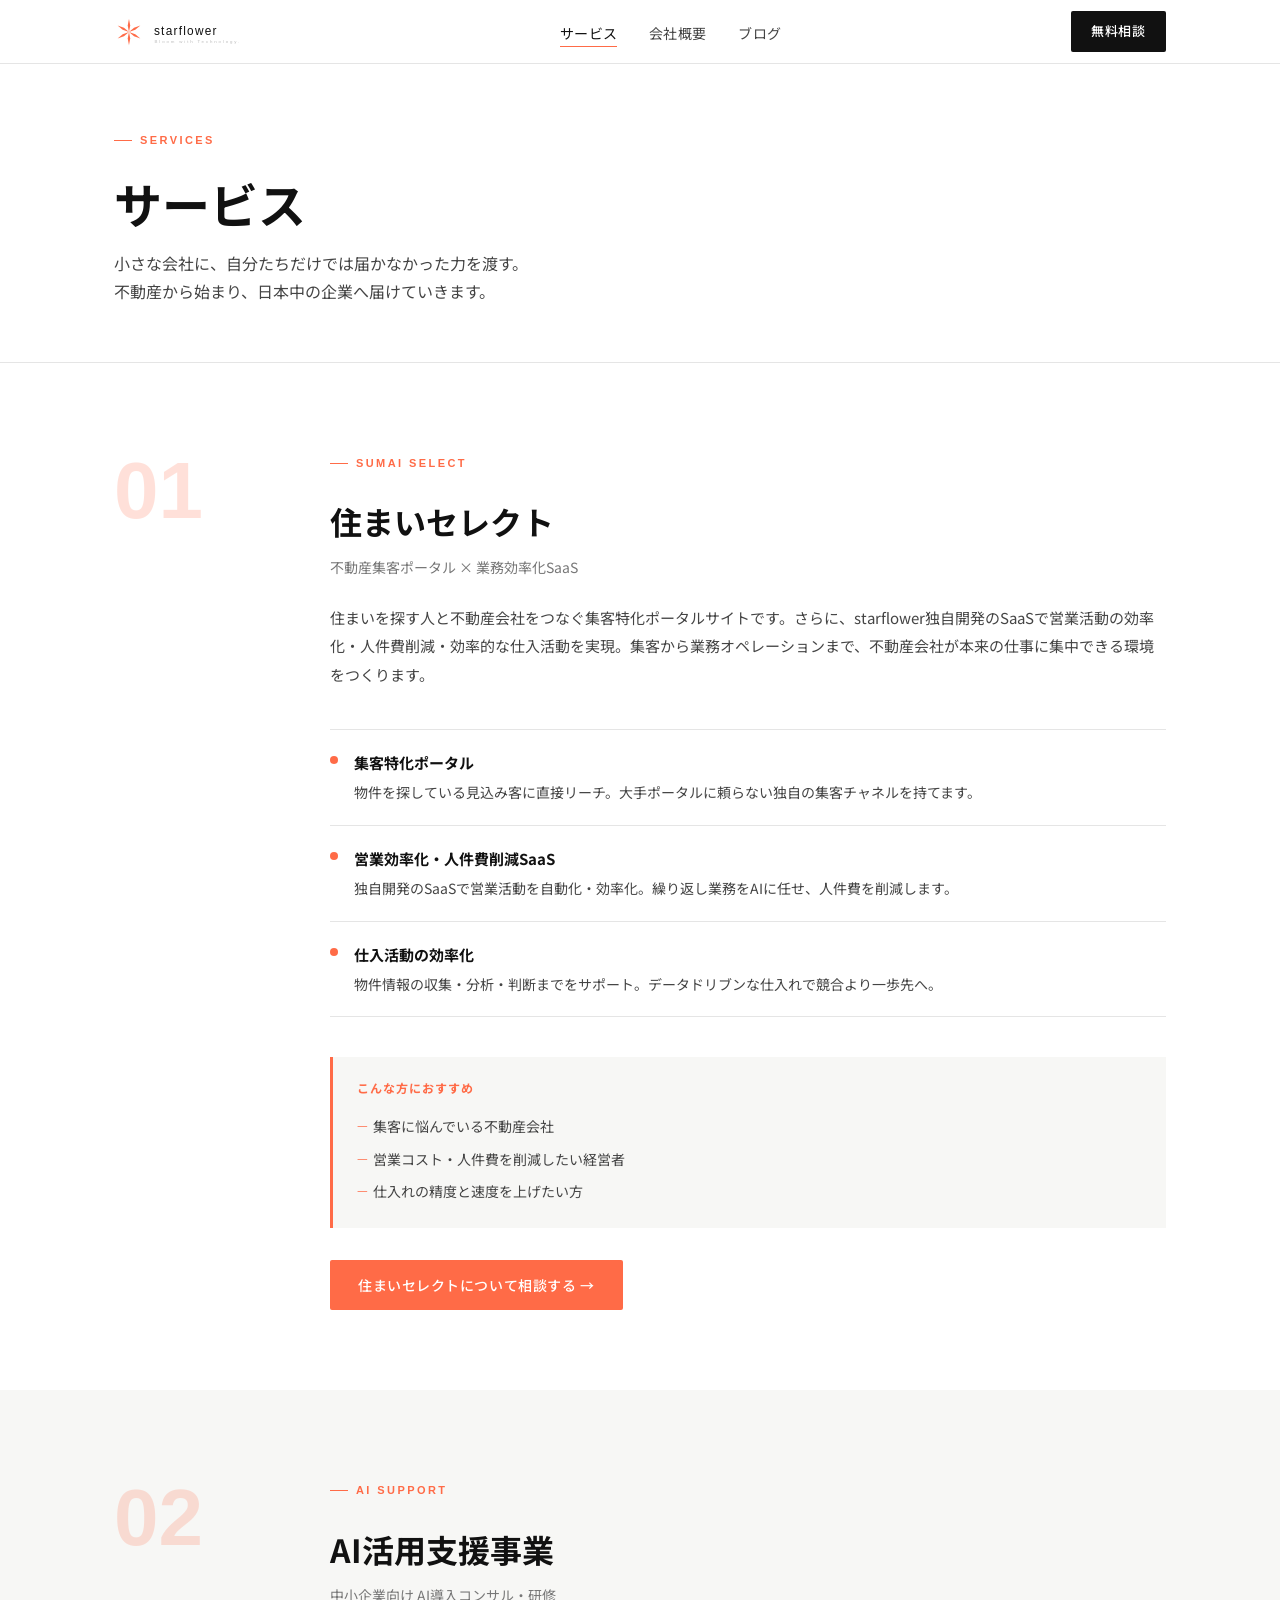
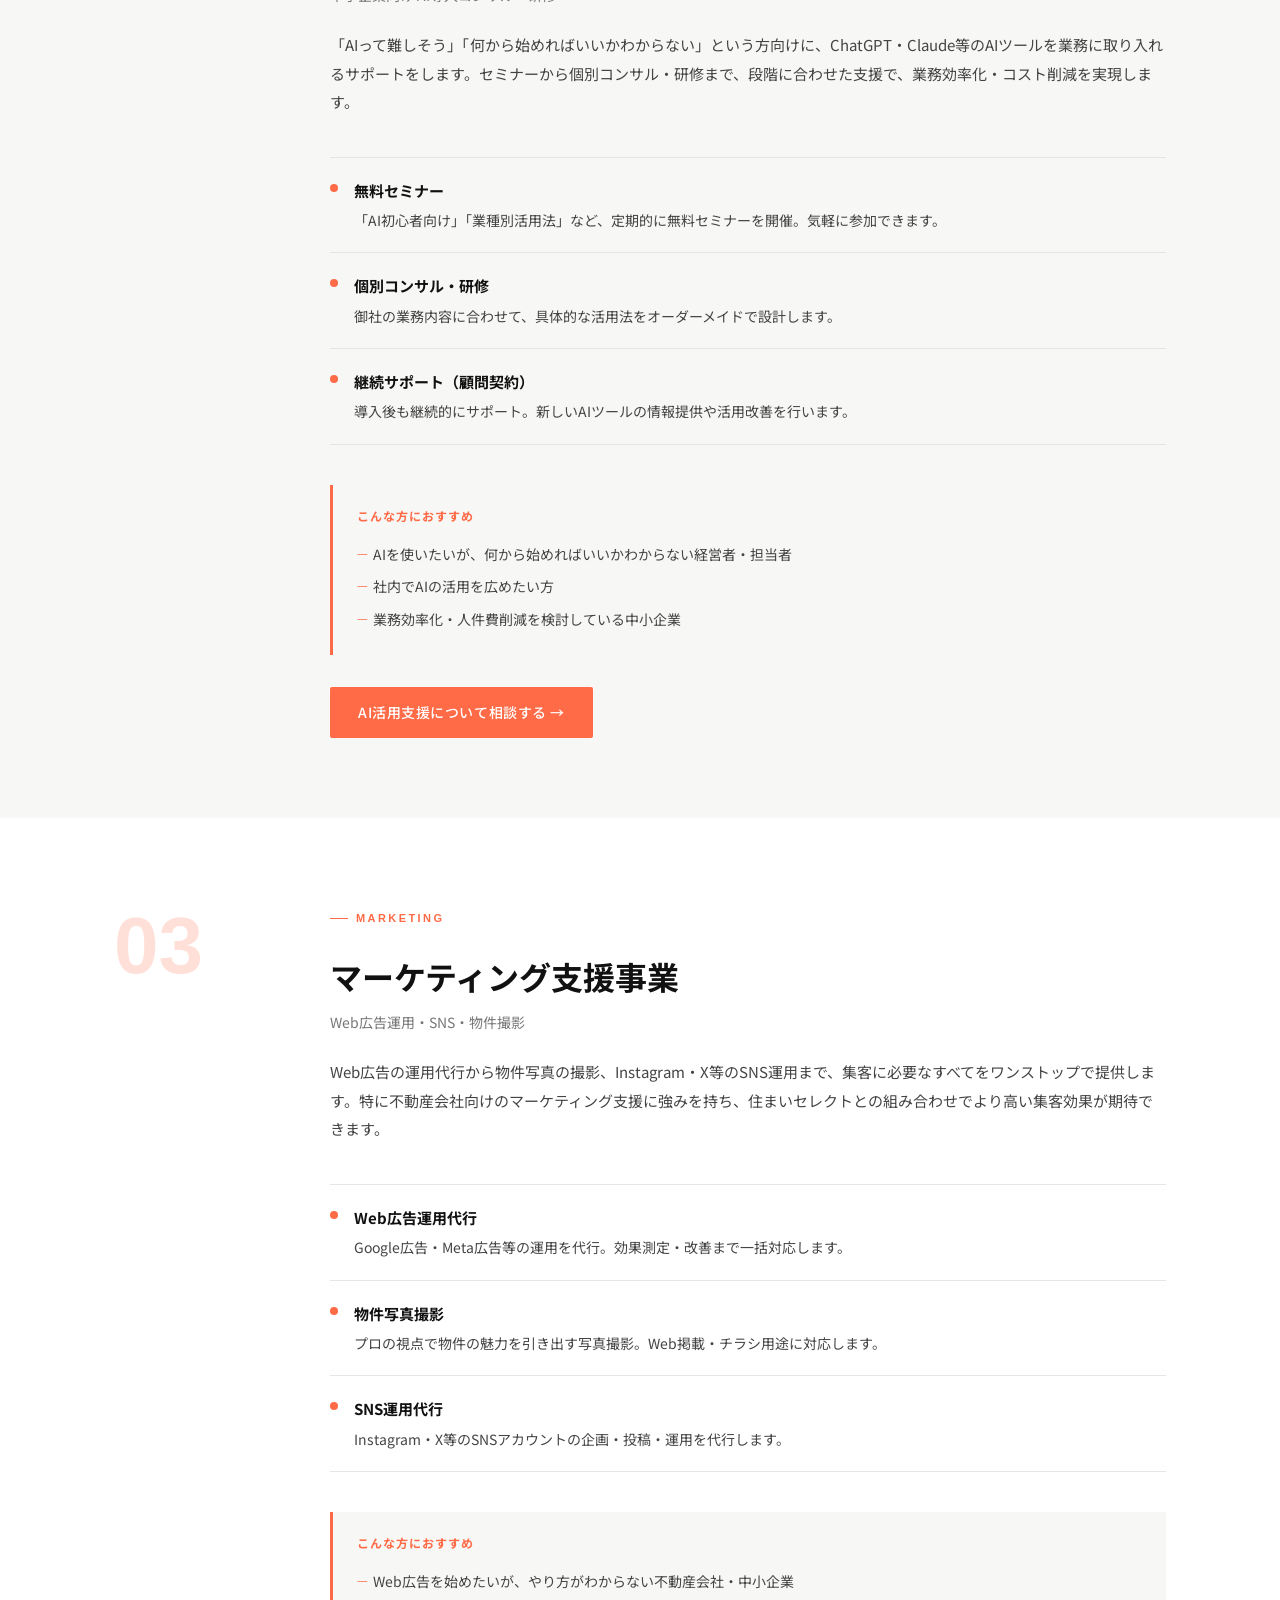
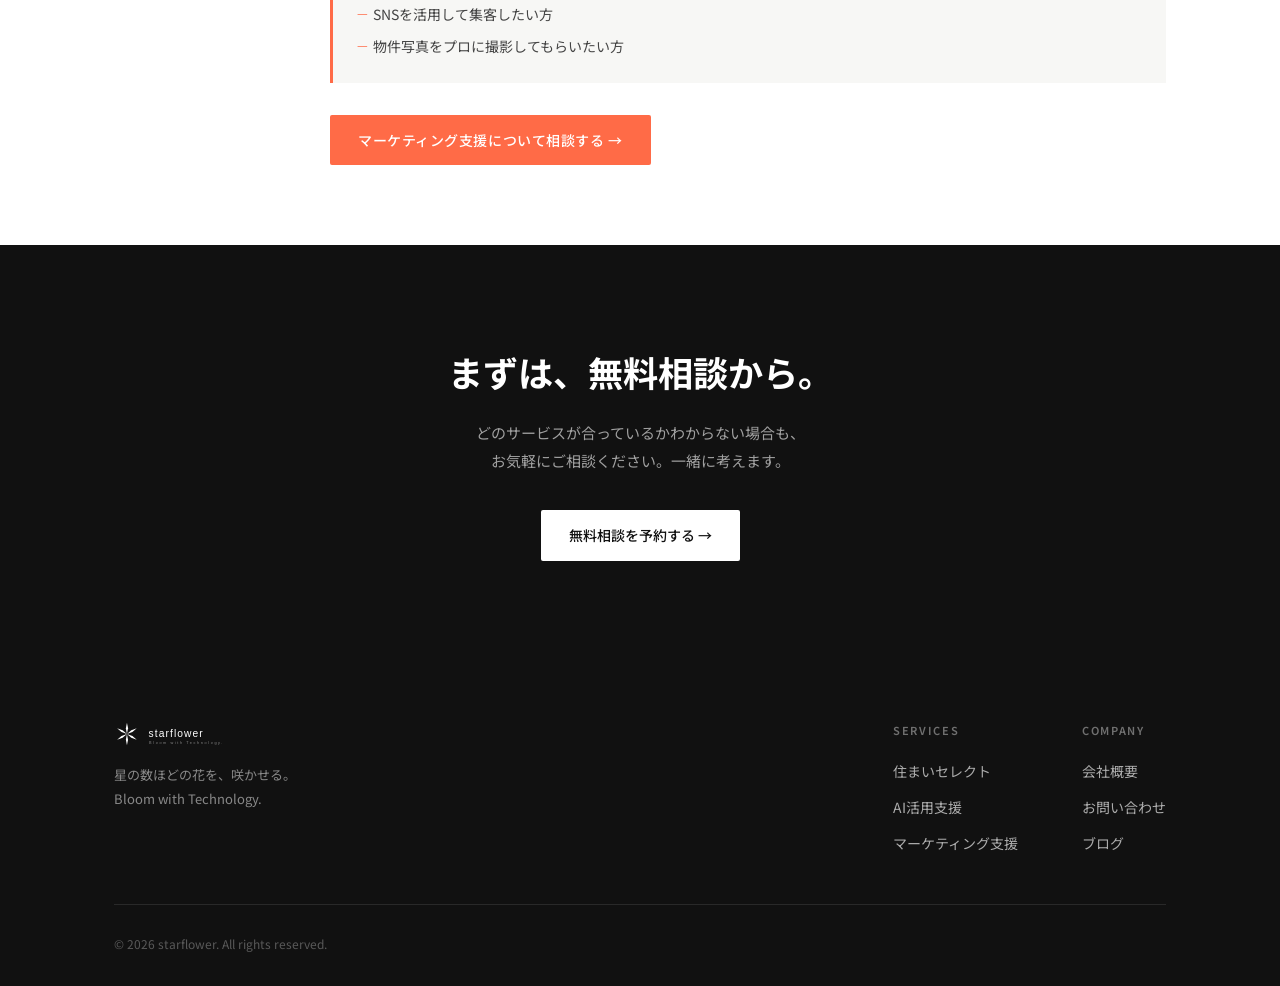
<file: services.html>
<!DOCTYPE html>
<html lang="ja">
<head>
  <meta charset="UTF-8">
  <meta name="viewport" content="width=device-width, initial-scale=1.0">
  <title>サービス | starflower</title>
  <meta name="description" content="starflowerのサービス：住まいセレクト（不動産集客ポータル＋業務効率化SaaS）・AI活用支援・マーケティング支援。小さな会社に、自分たちだけでは届かなかった力を渡す。">
  <link rel="preconnect" href="https://fonts.googleapis.com">
  <link rel="preconnect" href="https://fonts.gstatic.com" crossorigin>
  <link href="https://fonts.googleapis.com/css2?family=Noto+Sans+JP:wght@300;400;500;700&display=swap" rel="stylesheet">
  <link rel="stylesheet" href="css/style.css">
</head>
<body>

  <!-- Header -->
  <header class="header" id="header">
    <div class="container">
      <a href="index.html" class="logo"><img src="logo-full.svg" alt="starflower" height="30"></a>
      <nav class="nav" id="nav">
        <ul>
          <li><a href="services.html" class="active">サービス</a></li>
          <li><a href="about.html">会社概要</a></li>
          <li><a href="https://note.com/" target="_blank" rel="noopener">ブログ</a></li>
        </ul>
      </nav>
      <a href="contact.html" class="btn-header">無料相談</a>
      <button class="hamburger" id="hamburger" aria-label="メニュー">
        <span></span><span></span><span></span>
      </button>
    </div>
  </header>

  <!-- Page Hero -->
  <section class="page-hero">
    <div class="container">
      <span class="sec-label">SERVICES</span>
      <h1>サービス</h1>
      <p>小さな会社に、自分たちだけでは届かなかった力を渡す。<br>不動産から始まり、日本中の企業へ届けていきます。</p>
    </div>
  </section>

  <!-- Service 01: 住まいセレクト -->
  <section class="srv-detail-sec" id="sumai">
    <div class="container">
      <div class="srv-detail-inner">
        <div class="srv-detail-num-lg">01</div>
        <div class="fade-in">
          <span class="sec-label">SUMAI SELECT</span>
          <h2 class="srv-detail-h2">住まいセレクト</h2>
          <p class="srv-subtitle">不動産集客ポータル × 業務効率化SaaS</p>
          <p class="srv-body-text">住まいを探す人と不動産会社をつなぐ集客特化ポータルサイトです。さらに、starflower独自開発のSaaSで営業活動の効率化・人件費削減・効率的な仕入活動を実現。集客から業務オペレーションまで、不動産会社が本来の仕事に集中できる環境をつくります。</p>

          <div class="feature-list">
            <div class="feature-item">
              <span class="feature-dot"></span>
              <div>
                <h4>集客特化ポータル</h4>
                <p>物件を探している見込み客に直接リーチ。大手ポータルに頼らない独自の集客チャネルを持てます。</p>
              </div>
            </div>
            <div class="feature-item">
              <span class="feature-dot"></span>
              <div>
                <h4>営業効率化・人件費削減SaaS</h4>
                <p>独自開発のSaaSで営業活動を自動化・効率化。繰り返し業務をAIに任せ、人件費を削減します。</p>
              </div>
            </div>
            <div class="feature-item">
              <span class="feature-dot"></span>
              <div>
                <h4>仕入活動の効率化</h4>
                <p>物件情報の収集・分析・判断までをサポート。データドリブンな仕入れで競合より一歩先へ。</p>
              </div>
            </div>
          </div>

          <div class="target-box">
            <h4>こんな方におすすめ</h4>
            <ul>
              <li>集客に悩んでいる不動産会社</li>
              <li>営業コスト・人件費を削減したい経営者</li>
              <li>仕入れの精度と速度を上げたい方</li>
            </ul>
          </div>

          <a href="contact.html" class="btn-primary">住まいセレクトについて相談する →</a>
        </div>
      </div>
    </div>
  </section>

  <!-- Service 02: AI活用支援 -->
  <section class="srv-detail-sec bg-2" id="ai">
    <div class="container">
      <div class="srv-detail-inner">
        <div class="srv-detail-num-lg">02</div>
        <div class="fade-in">
          <span class="sec-label">AI SUPPORT</span>
          <h2 class="srv-detail-h2">AI活用支援事業</h2>
          <p class="srv-subtitle">中小企業向け AI導入コンサル・研修</p>
          <p class="srv-body-text">「AIって難しそう」「何から始めればいいかわからない」という方向けに、ChatGPT・Claude等のAIツールを業務に取り入れるサポートをします。セミナーから個別コンサル・研修まで、段階に合わせた支援で、業務効率化・コスト削減を実現します。</p>

          <div class="feature-list">
            <div class="feature-item">
              <span class="feature-dot"></span>
              <div>
                <h4>無料セミナー</h4>
                <p>「AI初心者向け」「業種別活用法」など、定期的に無料セミナーを開催。気軽に参加できます。</p>
              </div>
            </div>
            <div class="feature-item">
              <span class="feature-dot"></span>
              <div>
                <h4>個別コンサル・研修</h4>
                <p>御社の業務内容に合わせて、具体的な活用法をオーダーメイドで設計します。</p>
              </div>
            </div>
            <div class="feature-item">
              <span class="feature-dot"></span>
              <div>
                <h4>継続サポート（顧問契約）</h4>
                <p>導入後も継続的にサポート。新しいAIツールの情報提供や活用改善を行います。</p>
              </div>
            </div>
          </div>

          <div class="target-box">
            <h4>こんな方におすすめ</h4>
            <ul>
              <li>AIを使いたいが、何から始めればいいかわからない経営者・担当者</li>
              <li>社内でAIの活用を広めたい方</li>
              <li>業務効率化・人件費削減を検討している中小企業</li>
            </ul>
          </div>

          <a href="contact.html" class="btn-primary">AI活用支援について相談する →</a>
        </div>
      </div>
    </div>
  </section>

  <!-- Service 03: マーケティング支援 -->
  <section class="srv-detail-sec" id="marketing">
    <div class="container">
      <div class="srv-detail-inner">
        <div class="srv-detail-num-lg">03</div>
        <div class="fade-in">
          <span class="sec-label">MARKETING</span>
          <h2 class="srv-detail-h2">マーケティング支援事業</h2>
          <p class="srv-subtitle">Web広告運用・SNS・物件撮影</p>
          <p class="srv-body-text">Web広告の運用代行から物件写真の撮影、Instagram・X等のSNS運用まで、集客に必要なすべてをワンストップで提供します。特に不動産会社向けのマーケティング支援に強みを持ち、住まいセレクトとの組み合わせでより高い集客効果が期待できます。</p>

          <div class="feature-list">
            <div class="feature-item">
              <span class="feature-dot"></span>
              <div>
                <h4>Web広告運用代行</h4>
                <p>Google広告・Meta広告等の運用を代行。効果測定・改善まで一括対応します。</p>
              </div>
            </div>
            <div class="feature-item">
              <span class="feature-dot"></span>
              <div>
                <h4>物件写真撮影</h4>
                <p>プロの視点で物件の魅力を引き出す写真撮影。Web掲載・チラシ用途に対応します。</p>
              </div>
            </div>
            <div class="feature-item">
              <span class="feature-dot"></span>
              <div>
                <h4>SNS運用代行</h4>
                <p>Instagram・X等のSNSアカウントの企画・投稿・運用を代行します。</p>
              </div>
            </div>
          </div>

          <div class="target-box">
            <h4>こんな方におすすめ</h4>
            <ul>
              <li>Web広告を始めたいが、やり方がわからない不動産会社・中小企業</li>
              <li>SNSを活用して集客したい方</li>
              <li>物件写真をプロに撮影してもらいたい方</li>
            </ul>
          </div>

          <a href="contact.html" class="btn-primary">マーケティング支援について相談する →</a>
        </div>
      </div>
    </div>
  </section>

  <!-- CTA -->
  <section class="cta-sec fade-in">
    <div class="container">
      <h2>まずは、無料相談から。</h2>
      <p>どのサービスが合っているかわからない場合も、<br>お気軽にご相談ください。一緒に考えます。</p>
      <a href="contact.html" class="btn-white">無料相談を予約する →</a>
    </div>
  </section>

  <!-- Footer -->
  <footer class="footer">
    <div class="container">
      <div class="footer-top">
        <div class="footer-brand">
          <img src="logo-white.svg" alt="starflower" height="26">
          <p>星の数ほどの花を、咲かせる。<br>Bloom with Technology.</p>
        </div>
        <div class="footer-nav">
          <div>
            <h4>Services</h4>
            <ul>
              <li><a href="services.html#sumai">住まいセレクト</a></li>
              <li><a href="services.html#ai">AI活用支援</a></li>
              <li><a href="services.html#marketing">マーケティング支援</a></li>
            </ul>
          </div>
          <div>
            <h4>Company</h4>
            <ul>
              <li><a href="about.html">会社概要</a></li>
              <li><a href="contact.html">お問い合わせ</a></li>
              <li><a href="https://note.com/" target="_blank" rel="noopener">ブログ</a></li>
            </ul>
          </div>
        </div>
      </div>
      <div class="footer-bottom">
        <p>&copy; 2026 starflower. All rights reserved.</p>
      </div>
    </div>
  </footer>

  <script src="js/main.js"></script>
</body>
</html>
</file>
<file: css/style.css>
/* ==========================================
   starflower — Corporate Site
   Redesign 2026: Trust-forward × Minimal
   Accent: Coral Orange #FF6B47 (sparingly)
   Font: Noto Sans JP + Helvetica Neue
========================================== */

/* === Variables === */
:root {
  --c-ink:        #111111;
  --c-ink-2:      #444444;
  --c-ink-3:      #777777;
  --c-ink-4:      #AAAAAA;
  --c-accent:     #FF6B47;
  --c-accent-dk:  #D94F2E;
  --c-bg:         #FFFFFF;
  --c-bg-2:       #F7F7F5;
  --c-border:     #E5E5E5;
  --c-border-2:   #CCCCCC;

  --f-base: 'Noto Sans JP', -apple-system, BlinkMacSystemFont, 'Segoe UI', sans-serif;
  --f-en:   'Helvetica Neue', 'Segoe UI', Arial, sans-serif;

  --header-h: 64px;
  --max-w:    1100px;
  --radius:   2px;
  --ease:     0.2s ease;
}

/* === Reset === */
*, *::before, *::after { box-sizing: border-box; margin: 0; padding: 0; }
html { scroll-behavior: smooth; }
body {
  font-family: var(--f-base);
  font-size: 1rem;
  line-height: 1.75;
  color: var(--c-ink);
  background: var(--c-bg);
  -webkit-font-smoothing: antialiased;
  -moz-osx-font-smoothing: grayscale;
}
img { max-width: 100%; display: block; }
a { color: inherit; text-decoration: none; }
ul { list-style: none; }
button { font-family: inherit; cursor: pointer; }
input, select, textarea { font-family: inherit; }

/* === Layout === */
.container {
  max-width: var(--max-w);
  margin: 0 auto;
  padding: 0 24px;
}
.section   { padding: 96px 0; }
.section-sm { padding: 64px 0; }
.bg-2 { background: var(--c-bg-2); }

/* === Header === */
.header {
  position: fixed;
  top: 0; left: 0; right: 0;
  height: var(--header-h);
  background: rgba(255,255,255,0.96);
  backdrop-filter: blur(8px);
  border-bottom: 1px solid var(--c-border);
  z-index: 100;
}
.header .container {
  height: 100%;
  display: flex;
  align-items: center;
  justify-content: space-between;
  gap: 24px;
}
.logo img { display: block; }

/* Nav */
.nav ul { display: flex; align-items: center; gap: 32px; }
.nav a {
  font-size: 0.875rem;
  font-weight: 400;
  color: var(--c-ink-2);
  letter-spacing: 0.02em;
  padding: 4px 0;
  position: relative;
  transition: color var(--ease);
}
.nav a::after {
  content: '';
  position: absolute;
  bottom: 0; left: 0;
  width: 0; height: 1px;
  background: var(--c-accent);
  transition: width var(--ease);
}
.nav a:hover,
.nav a.active { color: var(--c-ink); }
.nav a:hover::after,
.nav a.active::after { width: 100%; }

/* Header CTA button */
.btn-header {
  display: inline-flex;
  align-items: center;
  padding: 9px 20px;
  background: var(--c-ink);
  color: #FFFFFF;
  font-size: 0.8125rem;
  font-weight: 500;
  letter-spacing: 0.06em;
  border-radius: var(--radius);
  transition: background var(--ease);
  white-space: nowrap;
}
.btn-header:hover { background: #333333; }

/* Hamburger */
.hamburger {
  display: none;
  flex-direction: column;
  justify-content: center;
  gap: 5px;
  width: 36px; height: 36px;
  background: none;
  border: none;
  padding: 4px;
}
.hamburger span {
  display: block;
  height: 1.5px;
  background: var(--c-ink);
  border-radius: 1px;
  transition: var(--ease);
}

/* === Buttons === */
.btn-primary {
  display: inline-flex;
  align-items: center;
  gap: 6px;
  padding: 13px 28px;
  background: var(--c-accent);
  color: #FFFFFF;
  font-size: 0.875rem;
  font-weight: 500;
  letter-spacing: 0.04em;
  border-radius: var(--radius);
  border: none;
  cursor: pointer;
  transition: background var(--ease);
  white-space: nowrap;
}
.btn-primary:hover { background: var(--c-accent-dk); }

.btn-outline {
  display: inline-flex;
  align-items: center;
  gap: 6px;
  padding: 12px 28px;
  background: transparent;
  color: var(--c-ink);
  font-size: 0.875rem;
  font-weight: 400;
  letter-spacing: 0.04em;
  border-radius: var(--radius);
  border: 1px solid var(--c-border-2);
  cursor: pointer;
  transition: border-color var(--ease);
}
.btn-outline:hover { border-color: var(--c-ink); }

.btn-white {
  display: inline-flex;
  align-items: center;
  gap: 6px;
  padding: 13px 28px;
  background: #FFFFFF;
  color: var(--c-ink);
  font-size: 0.875rem;
  font-weight: 500;
  border-radius: var(--radius);
  border: none;
  cursor: pointer;
  transition: opacity var(--ease);
}
.btn-white:hover { opacity: 0.88; }
.btn-full { width: 100%; justify-content: center; }

/* === Section Label / Title === */
.sec-label {
  display: inline-flex;
  align-items: center;
  gap: 8px;
  font-family: var(--f-en);
  font-size: 0.6875rem;
  font-weight: 600;
  letter-spacing: 0.22em;
  color: var(--c-accent);
  text-transform: uppercase;
  margin-bottom: 12px;
}
.sec-label::before {
  content: '';
  display: block;
  width: 18px; height: 1px;
  background: var(--c-accent);
}
.sec-title {
  font-size: clamp(1.6rem, 3vw, 2.2rem);
  font-weight: 700;
  line-height: 1.35;
  letter-spacing: -0.01em;
}
.sec-body {
  margin-top: 14px;
  color: var(--c-ink-2);
  font-size: 0.9375rem;
  line-height: 1.85;
}
.sec-header { margin-bottom: 48px; }
.sec-header.center { text-align: center; }
.sec-header.center .sec-body { max-width: 560px; margin-left: auto; margin-right: auto; }

/* === Hero === */
.hero {
  padding-top: calc(var(--header-h) + 80px);
  padding-bottom: 96px;
  overflow: hidden;
  position: relative;
}
.hero-grid {
  display: grid;
  grid-template-columns: 1fr 1fr;
  align-items: center;
  gap: 48px;
}
.hero-label {
  display: inline-flex;
  align-items: center;
  gap: 8px;
  font-family: var(--f-en);
  font-size: 0.6875rem;
  font-weight: 600;
  letter-spacing: 0.22em;
  color: var(--c-accent);
  text-transform: uppercase;
  margin-bottom: 20px;
}
.hero-label::before {
  content: '';
  width: 18px; height: 1px;
  background: var(--c-accent);
}
.hero-heading {
  font-size: clamp(2.2rem, 4.5vw, 3.4rem);
  font-weight: 700;
  line-height: 1.3;
  letter-spacing: -0.01em;
  margin-bottom: 24px;
}
.hero-sub {
  font-size: 1rem;
  color: var(--c-ink-2);
  line-height: 1.9;
  margin-bottom: 40px;
}
.hero-actions {
  display: flex;
  align-items: center;
  gap: 12px;
  flex-wrap: wrap;
}
/* Right side decorative text */
.hero-visual {
  display: flex;
  align-items: center;
  justify-content: flex-end;
  overflow: hidden;
}
.hero-deco {
  font-family: var(--f-en);
  font-size: clamp(80px, 11vw, 148px);
  font-weight: 800;
  color: #EFEFED;
  letter-spacing: -0.04em;
  line-height: 1;
  user-select: none;
  white-space: nowrap;
}

/* === Mission / Vision block === */
.mv-grid {
  display: grid;
  grid-template-columns: 1fr 1fr;
  gap: 1px;
  background: var(--c-border);
  border: 1px solid var(--c-border);
}
.mv-item {
  padding: 48px;
  background: var(--c-bg-2);
}
.mv-type {
  font-family: var(--f-en);
  font-size: 0.65rem;
  font-weight: 700;
  letter-spacing: 0.28em;
  color: var(--c-accent);
  text-transform: uppercase;
  margin-bottom: 16px;
}
.mv-heading {
  font-size: clamp(1.25rem, 2.2vw, 1.625rem);
  font-weight: 700;
  line-height: 1.45;
  margin-bottom: 14px;
}
.mv-body {
  font-size: 0.9rem;
  color: var(--c-ink-2);
  line-height: 1.85;
}

/* === Services Cards (Homepage) === */
.services-grid {
  display: grid;
  grid-template-columns: repeat(3, 1fr);
  gap: 24px;
}
.srv-card {
  position: relative;
  padding: 32px;
  background: var(--c-bg);
  border: 1px solid var(--c-border);
  overflow: hidden;
  transition: border-color var(--ease), transform var(--ease);
}
.srv-card::before {
  content: '';
  position: absolute;
  top: 0; left: 0; right: 0;
  height: 2px;
  background: var(--c-accent);
}
.srv-card:hover {
  border-color: var(--c-border-2);
  transform: translateY(-2px);
}
.srv-num {
  display: block;
  font-family: var(--f-en);
  font-size: 0.6875rem;
  font-weight: 600;
  letter-spacing: 0.15em;
  color: var(--c-accent);
  margin-bottom: 16px;
}
.srv-title {
  font-size: 1.125rem;
  font-weight: 700;
  margin-bottom: 6px;
}
.srv-cat {
  font-size: 0.75rem;
  color: var(--c-ink-3);
  margin-bottom: 14px;
  letter-spacing: 0.02em;
}
.srv-desc {
  font-size: 0.875rem;
  color: var(--c-ink-2);
  line-height: 1.8;
  margin-bottom: 24px;
}
.srv-link {
  font-size: 0.8125rem;
  font-weight: 500;
  color: var(--c-accent);
  letter-spacing: 0.04em;
  display: inline-flex;
  align-items: center;
  gap: 4px;
  transition: gap var(--ease);
}
.srv-link:hover { gap: 10px; }

/* === Values (5-column) === */
.values-row {
  display: grid;
  grid-template-columns: repeat(5, 1fr);
  gap: 1px;
  background: var(--c-border);
  border: 1px solid var(--c-border);
}
.val-item {
  padding: 28px 20px;
  background: var(--c-bg);
}
.val-en {
  display: block;
  font-family: var(--f-en);
  font-size: 0.625rem;
  font-weight: 700;
  letter-spacing: 0.25em;
  color: var(--c-accent);
  text-transform: uppercase;
  padding-bottom: 12px;
  border-bottom: 1px solid var(--c-border);
  margin-bottom: 12px;
}
.val-ja {
  font-size: 0.8125rem;
  color: var(--c-ink-2);
  line-height: 1.75;
}

/* === Why / Reasons === */
.why-grid {
  display: grid;
  grid-template-columns: repeat(3, 1fr);
  gap: 24px;
}
.why-item {
  border-top: 2px solid var(--c-border);
  padding-top: 28px;
}
.why-num {
  font-family: var(--f-en);
  font-size: 2rem;
  font-weight: 700;
  color: var(--c-accent);
  line-height: 1;
  margin-bottom: 14px;
  opacity: 0.35;
}
.why-title {
  font-size: 1rem;
  font-weight: 700;
  margin-bottom: 10px;
}
.why-body {
  font-size: 0.875rem;
  color: var(--c-ink-2);
  line-height: 1.8;
}

/* === CTA Section === */
.cta-sec {
  padding: 96px 0;
  background: var(--c-ink);
  text-align: center;
}
.cta-sec h2 {
  font-size: clamp(1.6rem, 3vw, 2.2rem);
  font-weight: 700;
  color: #FFFFFF;
  margin-bottom: 16px;
}
.cta-sec p {
  font-size: 0.9375rem;
  color: rgba(255,255,255,0.6);
  margin-bottom: 36px;
  line-height: 1.85;
}

/* === Footer === */
.footer {
  background: var(--c-ink);
  color: rgba(255,255,255,0.65);
  padding: 64px 0 32px;
}
.footer-top {
  display: flex;
  justify-content: space-between;
  gap: 48px;
  padding-bottom: 48px;
  border-bottom: 1px solid rgba(255,255,255,0.1);
  margin-bottom: 28px;
}
.footer-brand p {
  font-size: 0.8125rem;
  line-height: 1.85;
  margin-top: 16px;
  max-width: 240px;
  color: rgba(255,255,255,0.5);
}
.footer-nav { display: flex; gap: 64px; }
.footer-nav h4 {
  font-size: 0.6875rem;
  font-weight: 600;
  letter-spacing: 0.15em;
  color: rgba(255,255,255,0.4);
  text-transform: uppercase;
  margin-bottom: 16px;
}
.footer-nav ul { display: flex; flex-direction: column; gap: 8px; }
.footer-nav a {
  font-size: 0.875rem;
  color: rgba(255,255,255,0.65);
  transition: color var(--ease);
}
.footer-nav a:hover { color: #FFFFFF; }
.footer-bottom p {
  font-size: 0.75rem;
  color: rgba(255,255,255,0.3);
}

/* === Page Hero (inner pages) === */
.page-hero {
  padding-top: calc(var(--header-h) + 56px);
  padding-bottom: 56px;
  border-bottom: 1px solid var(--c-border);
}
.page-hero h1 {
  font-size: clamp(2rem, 4vw, 3rem);
  font-weight: 700;
  line-height: 1.3;
  margin: 10px 0 14px;
}
.page-hero p {
  font-size: 1rem;
  color: var(--c-ink-2);
  max-width: 560px;
  line-height: 1.8;
}

/* === Service Detail Page === */
.srv-detail-sec { padding: 80px 0; }
.srv-detail-inner {
  display: grid;
  grid-template-columns: 160px 1fr;
  gap: 56px;
  align-items: start;
}
.srv-detail-inner.reverse {
  /* secondary services — same grid, just alternate bg */
}
.srv-detail-num-lg {
  font-family: var(--f-en);
  font-size: 5rem;
  font-weight: 800;
  color: var(--c-accent);
  line-height: 1;
  opacity: 0.2;
  padding-top: 8px;
}
.srv-detail-h2 {
  font-size: clamp(1.4rem, 3vw, 2rem);
  font-weight: 700;
  margin: 8px 0 6px;
}
.srv-subtitle {
  font-size: 0.875rem;
  color: var(--c-ink-3);
  margin-bottom: 24px;
}
.srv-body-text {
  font-size: 0.9375rem;
  color: var(--c-ink-2);
  line-height: 1.9;
  margin-bottom: 40px;
}
/* Feature list */
.feature-list {
  display: flex;
  flex-direction: column;
  gap: 0;
  margin-bottom: 40px;
}
.feature-item {
  display: grid;
  grid-template-columns: auto 1fr;
  gap: 16px;
  align-items: start;
  padding: 20px 0;
  border-top: 1px solid var(--c-border);
}
.feature-item:last-child { border-bottom: 1px solid var(--c-border); }
.feature-dot {
  width: 8px; height: 8px;
  border-radius: 50%;
  background: var(--c-accent);
  margin-top: 6px;
  flex-shrink: 0;
}
.feature-item h4 {
  font-size: 0.9375rem;
  font-weight: 700;
  margin-bottom: 4px;
}
.feature-item p {
  font-size: 0.875rem;
  color: var(--c-ink-2);
  line-height: 1.75;
}
/* Target box */
.target-box {
  padding: 20px 24px;
  background: var(--c-bg-2);
  border-left: 3px solid var(--c-accent);
  margin-bottom: 32px;
}
.target-box h4 {
  font-size: 0.75rem;
  font-weight: 700;
  color: var(--c-accent);
  letter-spacing: 0.08em;
  text-transform: uppercase;
  margin-bottom: 12px;
}
.target-box li {
  font-size: 0.875rem;
  color: var(--c-ink-2);
  padding: 4px 0 4px 16px;
  position: relative;
}
.target-box li::before {
  content: '—';
  position: absolute;
  left: 0;
  color: var(--c-accent);
  font-size: 0.75rem;
}

/* === About: MVV Section === */
.mvv-grid {
  display: grid;
  grid-template-columns: 1fr 1fr;
  gap: 24px;
  margin-bottom: 24px;
}
.mvv-box {
  padding: 40px;
  border: 1px solid var(--c-border);
  position: relative;
}
.mvv-box::before {
  content: '';
  position: absolute;
  top: 0; left: 0;
  width: 36px; height: 2px;
  background: var(--c-accent);
}
.mvv-type {
  font-family: var(--f-en);
  font-size: 0.625rem;
  font-weight: 700;
  letter-spacing: 0.3em;
  color: var(--c-accent);
  text-transform: uppercase;
  margin-bottom: 20px;
}
.mvv-h {
  font-size: clamp(1.125rem, 2vw, 1.4rem);
  font-weight: 700;
  line-height: 1.5;
  margin-bottom: 14px;
}
.mvv-p {
  font-size: 0.875rem;
  color: var(--c-ink-2);
  line-height: 1.85;
}

/* Values full grid (about page) */
.values-full {
  display: grid;
  grid-template-columns: repeat(5, 1fr);
  gap: 1px;
  background: var(--c-border);
  border: 1px solid var(--c-border);
}
.vf-item {
  padding: 24px 18px;
  background: var(--c-bg-2);
  position: relative;
}
.vf-item::before {
  content: '';
  position: absolute;
  top: 0; left: 0; right: 0;
  height: 2px;
  background: var(--c-accent);
}
.vf-en {
  display: block;
  font-family: var(--f-en);
  font-size: 0.625rem;
  font-weight: 700;
  letter-spacing: 0.25em;
  color: var(--c-accent);
  text-transform: uppercase;
  margin-bottom: 10px;
}
.vf-ja {
  font-size: 0.8125rem;
  color: var(--c-ink-2);
  line-height: 1.7;
}

/* Message section */
.message-grid {
  display: grid;
  grid-template-columns: 1fr 280px;
  gap: 64px;
  align-items: start;
}
.message-text h2 {
  font-size: clamp(1.4rem, 2.5vw, 1.875rem);
  font-weight: 700;
  margin-bottom: 24px;
}
.message-text p {
  font-size: 0.9375rem;
  color: var(--c-ink-2);
  line-height: 1.95;
  margin-bottom: 16px;
}
.message-sign {
  font-size: 0.875rem !important;
  color: var(--c-ink-3) !important;
  margin-top: 24px !important;
}
.photo-box {
  aspect-ratio: 3/4;
  background: var(--c-bg-2);
  border: 1px solid var(--c-border);
  display: flex;
  flex-direction: column;
  align-items: center;
  justify-content: center;
  gap: 8px;
  color: var(--c-ink-4);
  font-size: 0.8125rem;
}

/* Company table */
.company-table { max-width: 720px; margin: 0 auto; }
.company-table table { width: 100%; border-collapse: collapse; }
.company-table th,
.company-table td {
  padding: 16px 20px;
  font-size: 0.9rem;
  border-bottom: 1px solid var(--c-border);
  text-align: left;
  vertical-align: top;
}
.company-table th {
  width: 140px;
  font-weight: 500;
  color: var(--c-ink-3);
  white-space: nowrap;
}
.company-table tr:first-child th,
.company-table tr:first-child td { border-top: 1px solid var(--c-border); }

/* === Contact === */
.contact-grid {
  display: grid;
  grid-template-columns: 1fr 1fr;
  gap: 64px;
  align-items: start;
}
.contact-title {
  font-size: clamp(1.4rem, 2.5vw, 1.875rem);
  font-weight: 700;
  line-height: 1.4;
  margin-bottom: 32px;
}
.contact-items {
  display: flex;
  flex-direction: column;
  margin-bottom: 24px;
}
.contact-item {
  display: grid;
  grid-template-columns: 8px 1fr;
  gap: 16px;
  padding: 16px 0;
  border-bottom: 1px solid var(--c-border);
  align-items: start;
}
.contact-dot {
  width: 6px; height: 6px;
  border-radius: 50%;
  background: var(--c-accent);
  margin-top: 7px;
}
.contact-item h4 {
  font-size: 0.875rem;
  font-weight: 700;
  margin-bottom: 4px;
}
.contact-item p {
  font-size: 0.8125rem;
  color: var(--c-ink-2);
  line-height: 1.65;
}
.contact-note {
  font-size: 0.8125rem;
  color: var(--c-ink-3);
  padding-top: 8px;
}
/* Form */
.contact-form-wrap {
  padding: 40px;
  background: var(--c-bg-2);
  border: 1px solid var(--c-border);
}
.form-group { margin-bottom: 24px; }
.form-group label {
  display: block;
  font-size: 0.8125rem;
  font-weight: 500;
  margin-bottom: 8px;
  color: var(--c-ink);
}
.required { color: var(--c-accent); margin-left: 3px; }
.form-group input,
.form-group select,
.form-group textarea {
  width: 100%;
  padding: 10px 14px;
  background: var(--c-bg);
  border: 1px solid var(--c-border-2);
  font-size: 0.875rem;
  color: var(--c-ink);
  border-radius: var(--radius);
  outline: none;
  transition: border-color var(--ease);
  -webkit-appearance: none;
}
.form-group input:focus,
.form-group select:focus,
.form-group textarea:focus { border-color: var(--c-accent); }
.form-group textarea { resize: vertical; min-height: 120px; }
.form-note {
  font-size: 0.75rem;
  color: var(--c-ink-4);
  margin-top: 12px;
  text-align: center;
}

/* === Animations === */
.fade-in {
  opacity: 0;
  transform: translateY(16px);
  transition: opacity 0.5s ease, transform 0.5s ease;
}
.fade-in.visible {
  opacity: 1;
  transform: translateY(0);
}

/* === Responsive — Tablet (≤960px) === */
@media (max-width: 960px) {
  .hero-grid { grid-template-columns: 1fr; }
  .hero-visual { display: none; }
  .services-grid { grid-template-columns: 1fr 1fr; gap: 16px; }
  .mv-grid { grid-template-columns: 1fr; gap: 1px; }
  .values-row { grid-template-columns: repeat(3, 1fr); }
  .why-grid { grid-template-columns: 1fr 1fr; }
  .mvv-grid { grid-template-columns: 1fr; }
  .values-full { grid-template-columns: repeat(3, 1fr); }
  .message-grid { grid-template-columns: 1fr; }
  .contact-grid { grid-template-columns: 1fr; }
  .srv-detail-inner { grid-template-columns: 1fr; }
  .srv-detail-num-lg { font-size: 3rem; }
  .mv-item { padding: 32px; }
}

/* === Responsive — Mobile (≤768px) === */
@media (max-width: 768px) {
  :root { --header-h: 56px; }

  .nav {
    display: none;
    position: fixed;
    top: var(--header-h);
    left: 0; right: 0;
    background: var(--c-bg);
    border-bottom: 1px solid var(--c-border);
    padding: 16px 24px;
  }
  .nav.open { display: block; }
  .nav ul { flex-direction: column; gap: 0; }
  .nav li { border-bottom: 1px solid var(--c-border); }
  .nav a { display: block; padding: 14px 0; }
  .hamburger { display: flex; }
  .btn-header { display: none; }

  .section { padding: 64px 0; }
  .hero {
    padding-top: calc(var(--header-h) + 40px);
    padding-bottom: 56px;
  }
  .hero-heading { font-size: 2rem; }
  .hero-actions { flex-direction: column; align-items: flex-start; }

  .services-grid { grid-template-columns: 1fr; }
  .values-row { grid-template-columns: 1fr 1fr; }
  .why-grid { grid-template-columns: 1fr; }
  .values-full { grid-template-columns: 1fr 1fr; }

  .footer-top { flex-direction: column; gap: 32px; }
  .footer-nav { flex-wrap: wrap; gap: 32px; }

  .contact-form-wrap { padding: 24px; }
  .mvv-box { padding: 28px; }
  .mv-item { padding: 24px; }
}

@media (max-width: 480px) {
  .values-row { grid-template-columns: 1fr; }
  .values-full { grid-template-columns: 1fr; }
  .services-grid { gap: 12px; }
}
</file>
<file: os/os.css>
:root {
  --primary: #1040c4;
  --primary-dark: #0b33a4;
  --primary-soft: #edf4ff;
  --accent: #f6c945;
  --ink: #101828;
  --body: #475467;
  --muted: #8a94a6;
  --line: #e4e9f1;
  --paper: #fff;
  --soft: #f7f9fc;
  --success: #138a61;
  --warning: #b56a00;
  --danger: #d92d20;
  --radius: 8px;
  --sidebar: 248px;
}
* { box-sizing: border-box; }
html { min-height: 100%; }
body {
  margin: 0;
  min-height: 100vh;
  background: var(--soft);
  color: var(--ink);
  font-family: 'Noto Sans JP', -apple-system, BlinkMacSystemFont, sans-serif;
  font-size: 14px;
  line-height: 1.6;
  -webkit-font-smoothing: antialiased;
}
button, input, select, textarea { font: inherit; }
button { cursor: pointer; }
.app-shell { display: grid; grid-template-columns: var(--sidebar) minmax(0, 1fr); min-height: 100vh; }
.sidebar {
  position: sticky;
  top: 0;
  height: 100vh;
  display: flex;
  flex-direction: column;
  gap: 18px;
  padding: 18px 14px;
  background: rgba(255,255,255,.98);
  border-right: 1px solid var(--line);
}
.brand { display: flex; align-items: center; gap: 10px; padding: 0 8px 12px; color: var(--primary); text-decoration: none; }
.brand img { width: 40px; height: 40px; object-fit: contain; }
.brand span { font-family: 'Outfit', sans-serif; font-size: 20px; font-weight: 700; letter-spacing: 0; }
.nav-list { display: grid; gap: 6px; }
.nav-item {
  min-height: 42px;
  display: flex;
  align-items: center;
  gap: 12px;
  padding: 0 13px;
  border: 0;
  border-radius: var(--radius);
  background: transparent;
  color: #344054;
  font-weight: 700;
  text-align: left;
}
.nav-item span { width: 22px; color: #667085; text-align: center; font-weight: 800; }
.nav-item:hover, .nav-item.active { background: var(--primary); color: #fff; }
.nav-item:hover span, .nav-item.active span { color: #fff; }
.sidebar-card {
  margin-top: auto;
  padding: 15px;
  border: 1px solid var(--line);
  border-radius: var(--radius);
  background: var(--primary-soft);
}
.sidebar-card strong, .sidebar-card span { display: block; }
.sidebar-card strong { margin: 5px 0; font-size: 14px; }
.sidebar-card span, .account-mini span, .section-toolbar p, .page-card p, .news-item p, .task-item p, small { color: var(--body); font-size: 12px; }
.account-mini { display: flex; align-items: center; gap: 11px; padding: 14px 8px 0; border-top: 1px solid var(--line); }
.avatar { width: 40px; height: 40px; display: grid; place-items: center; border-radius: 50%; background: var(--primary); color: #fff; font-weight: 800; }
.account-mini strong, .account-mini span { display: block; }
.main { min-width: 0; max-width: 1440px; width: 100%; padding: 22px 24px 42px; }
.topbar, .section-toolbar { display: flex; justify-content: space-between; align-items: flex-start; gap: 18px; margin-bottom: 16px; }
h1, h2, h3, p { margin-top: 0; }
h1 { margin-bottom: 0; font-size: 28px; line-height: 1.25; letter-spacing: 0; }
h2 { margin-bottom: 0; font-size: 17px; line-height: 1.4; }
.small-label { margin: 0; color: var(--primary); font-family: 'Outfit', sans-serif; font-size: 12px; font-weight: 700; letter-spacing: .08em; text-transform: uppercase; }
.topbar-actions, .button-row { display: flex; align-items: center; gap: 10px; flex-wrap: wrap; }
.primary-btn, .ghost-btn, .text-btn {
  min-height: 40px;
  border-radius: var(--radius);
  border: 1px solid transparent;
  padding: 0 15px;
  font-weight: 800;
  transition: .18s ease;
}
.primary-btn { background: var(--primary); border-color: var(--primary); color: #fff; }
.primary-btn:hover { background: var(--primary-dark); }
.ghost-btn { background: #fff; border-color: var(--line); color: var(--ink); }
.ghost-btn:hover { border-color: var(--primary); color: var(--primary); }
.text-btn { min-height: auto; padding: 0; border: 0; background: transparent; color: var(--primary); }
.view { display: none; }
.view.active { display: block; }
.summary-grid { display: grid; grid-template-columns: repeat(4, minmax(0, 1fr)); gap: 12px; margin-bottom: 14px; }
.summary-card, .panel, .page-card {
  background: var(--paper);
  border: 1px solid var(--line);
  border-radius: var(--radius);
  box-shadow: 0 1px 2px rgba(16,24,40,.04);
}
.summary-card { min-height: 112px; padding: 16px; }
.summary-card p { margin-bottom: 8px; color: var(--body); font-weight: 700; }
.summary-card strong { display: block; margin-bottom: 6px; color: var(--primary); font-family: 'Outfit', sans-serif; font-size: 28px; line-height: 1.05; letter-spacing: 0; }
.summary-card.accent strong { color: var(--success); }
.summary-card.warning strong { color: var(--warning); }
.home-layout { display: grid; grid-template-columns: minmax(0, 1.05fr) minmax(360px, .95fr); gap: 12px; align-items: start; }
.home-layout .panel:first-child { grid-row: span 2; }
.panel { min-width: 0; padding: 16px; }
.panel-head { display: flex; align-items: center; justify-content: space-between; gap: 12px; padding-bottom: 12px; margin-bottom: 12px; border-bottom: 1px solid var(--line); }
.news-list, .task-list { display: grid; gap: 10px; }
.news-item, .task-item {
  display: grid;
  gap: 5px;
  padding: 12px;
  border: 1px solid var(--line);
  border-radius: var(--radius);
  background: #fff;
}
.task-item { grid-template-columns: 72px minmax(0, 1fr) auto; align-items: center; }
.news-item strong, .task-item strong, .page-card strong { overflow-wrap: anywhere; }
.badge, .status {
  display: inline-flex;
  align-items: center;
  justify-content: center;
  min-height: 24px;
  padding: 0 9px;
  border-radius: 999px;
  font-size: 12px;
  font-weight: 800;
  white-space: nowrap;
}
.badge.blue, .status.published { color: var(--primary); background: var(--primary-soft); }
.badge.green, .status.done { color: var(--success); background: #e8f7f1; }
.badge.yellow, .status.draft, .status.progress { color: var(--warning); background: #fff5d8; }
.badge.red, .status.urgent { color: var(--danger); background: #fff0ef; }
.table-wrap { overflow-x: auto; }
table { width: 100%; border-collapse: collapse; }
th, td { padding: 10px 8px; border-bottom: 1px solid var(--line); text-align: left; white-space: nowrap; }
th { color: var(--muted); font-size: 12px; font-weight: 800; }
td { color: #344054; font-size: 13px; }
.news-layout { display: grid; grid-template-columns: minmax(0, 1fr) minmax(380px, .9fr); gap: 12px; align-items: start; }
.editor-panel { min-height: 420px; }
.form-grid { display: grid; grid-template-columns: 1fr 1fr; gap: 12px; }
.form-grid.single { grid-template-columns: 1fr; }
label { display: grid; gap: 6px; color: var(--body); font-size: 12px; font-weight: 800; }
input, select, textarea {
  width: 100%;
  min-height: 42px;
  border: 1px solid var(--line);
  border-radius: var(--radius);
  background: #fff;
  padding: 0 12px;
  color: var(--ink);
}
textarea { min-height: 150px; padding: 12px; resize: vertical; }
.editor-panel .button-row { justify-content: flex-end; margin-top: 14px; }
.page-grid { display: grid; grid-template-columns: repeat(2, minmax(0, 1fr)); gap: 12px; }
.page-card { padding: 16px; }
.page-card-head { display: flex; align-items: flex-start; justify-content: space-between; gap: 12px; margin-bottom: 12px; }
.page-meta { display: grid; gap: 7px; padding-top: 12px; border-top: 1px solid var(--line); }
.customer-layout { display: grid; grid-template-columns: minmax(0, 1fr) 340px; gap: 12px; align-items: start; }
.sales-grid { display: grid; gap: 10px; }
.sales-item {
  padding: 12px;
  border: 1px solid var(--line);
  border-radius: var(--radius);
  background: #fff;
}
.sales-item span { display: block; margin-bottom: 4px; color: var(--body); font-size: 12px; font-weight: 700; }
.sales-item strong { display: block; color: var(--primary); font-family: 'Outfit', sans-serif; font-size: 24px; letter-spacing: 0; }
.settings-grid { display: grid; grid-template-columns: repeat(3, minmax(0, 1fr)); gap: 12px; }
.toast { position: fixed; right: 22px; bottom: 22px; transform: translateY(20px); opacity: 0; pointer-events: none; background: var(--ink); color: #fff; border-radius: var(--radius); padding: 13px 16px; box-shadow: 0 12px 28px rgba(16,24,40,.16); transition: .22s ease; }
.toast.show { opacity: 1; transform: translateY(0); }
@media (max-width: 1180px) {
  .app-shell { grid-template-columns: 1fr; }
  .sidebar { position: static; height: auto; padding-bottom: 12px; }
  .nav-list { grid-template-columns: repeat(5, minmax(0, 1fr)); }
  .sidebar-card, .account-mini { display: none; }
  .summary-grid { grid-template-columns: repeat(2, minmax(0, 1fr)); }
  .home-layout, .news-layout, .customer-layout { grid-template-columns: 1fr; }
  .home-layout .panel:first-child { grid-row: auto; }
}
@media (max-width: 760px) {
  .main { padding: 16px; }
  .topbar, .section-toolbar { display: grid; }
  .topbar-actions, .button-row, .primary-btn, .ghost-btn { width: 100%; }
  .nav-list { grid-template-columns: 1fr 1fr; }
  .summary-grid, .form-grid, .settings-grid, .page-grid { grid-template-columns: 1fr; }
  .task-item { grid-template-columns: 1fr; }
  h1 { font-size: 25px; }
}
</file>
